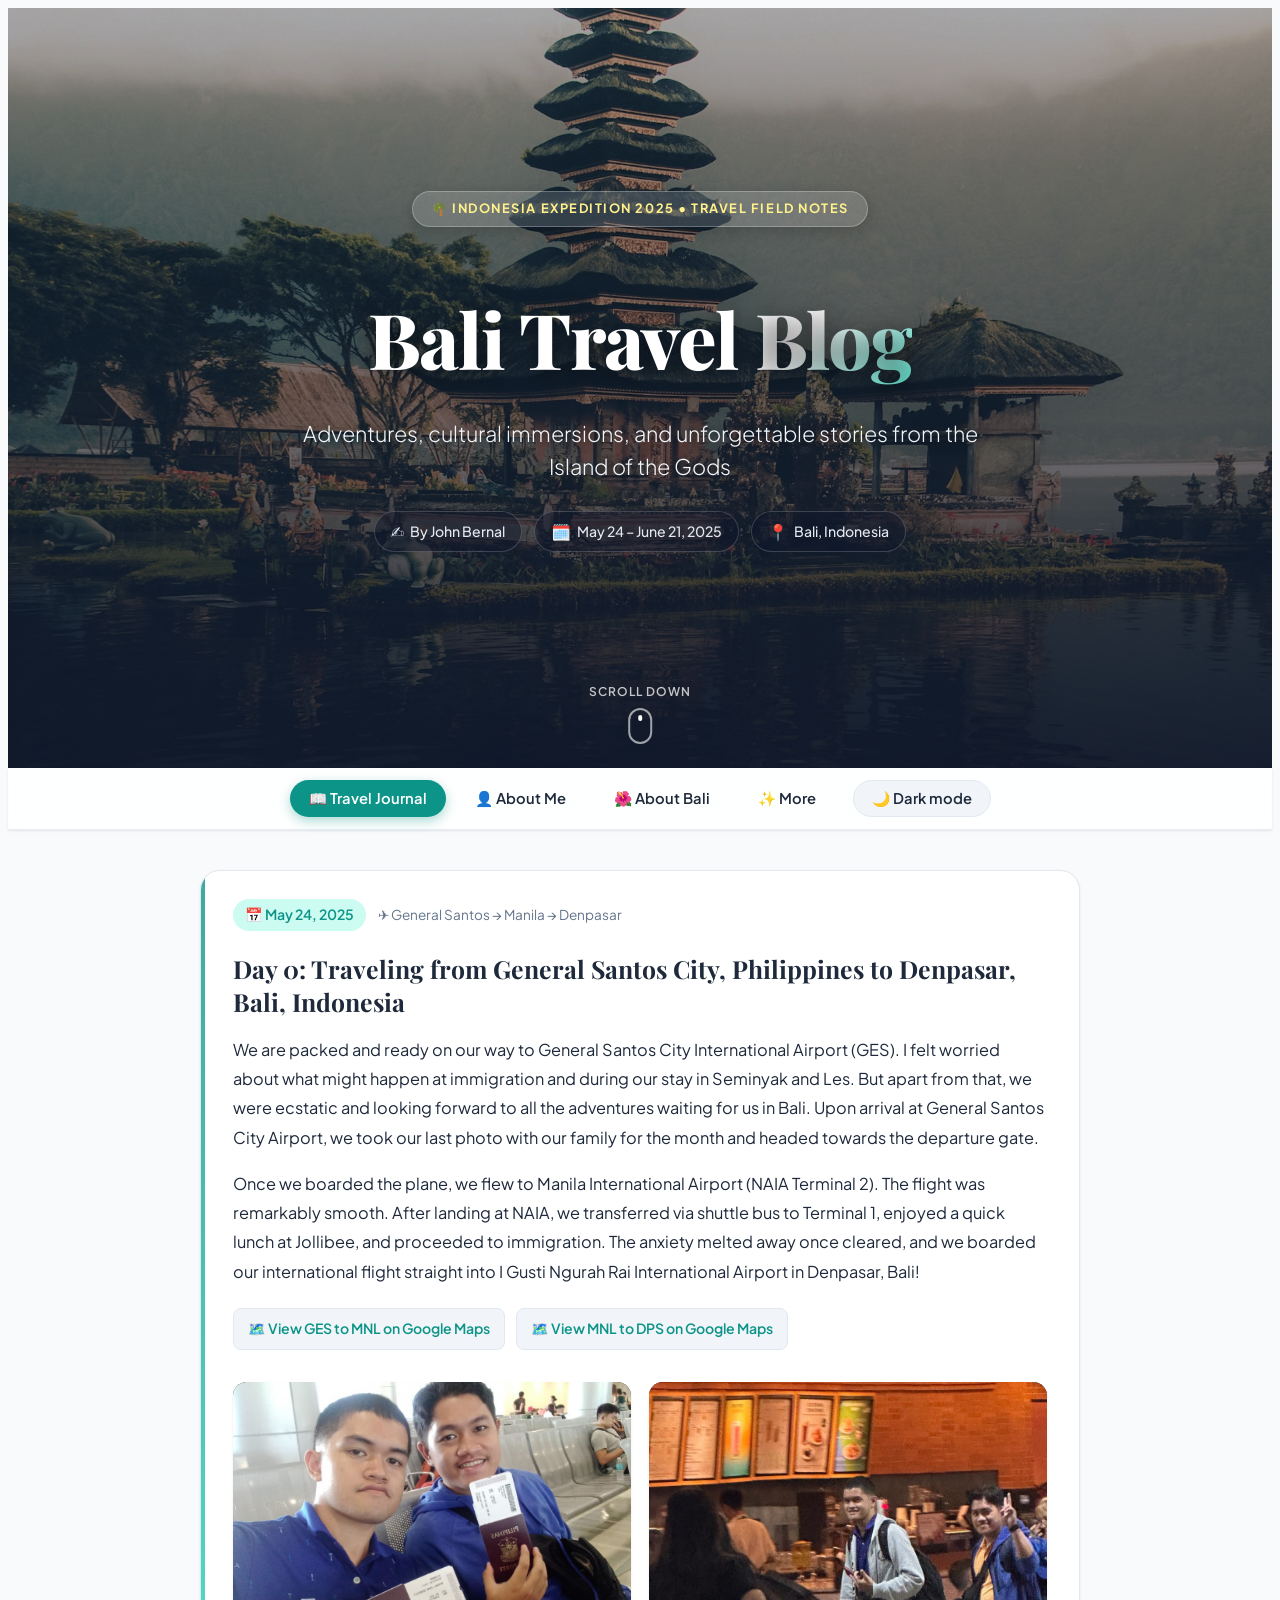
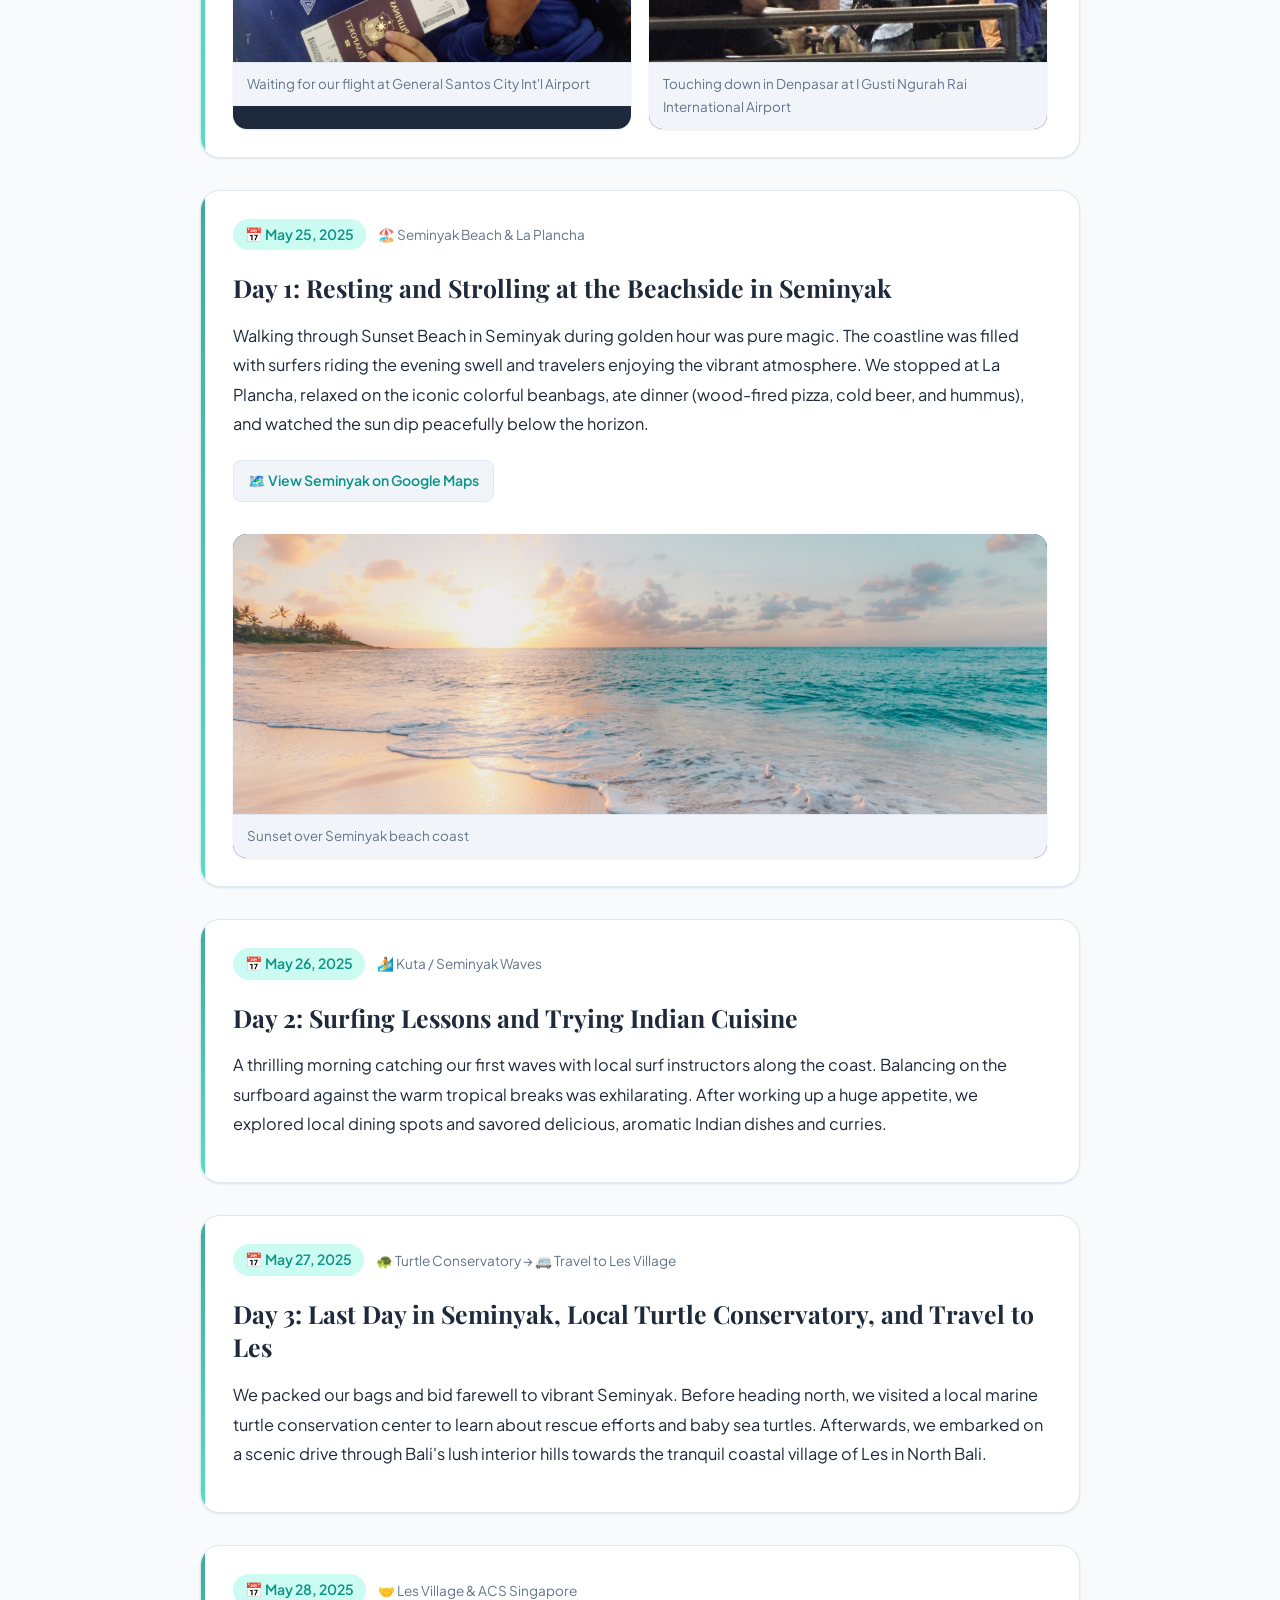
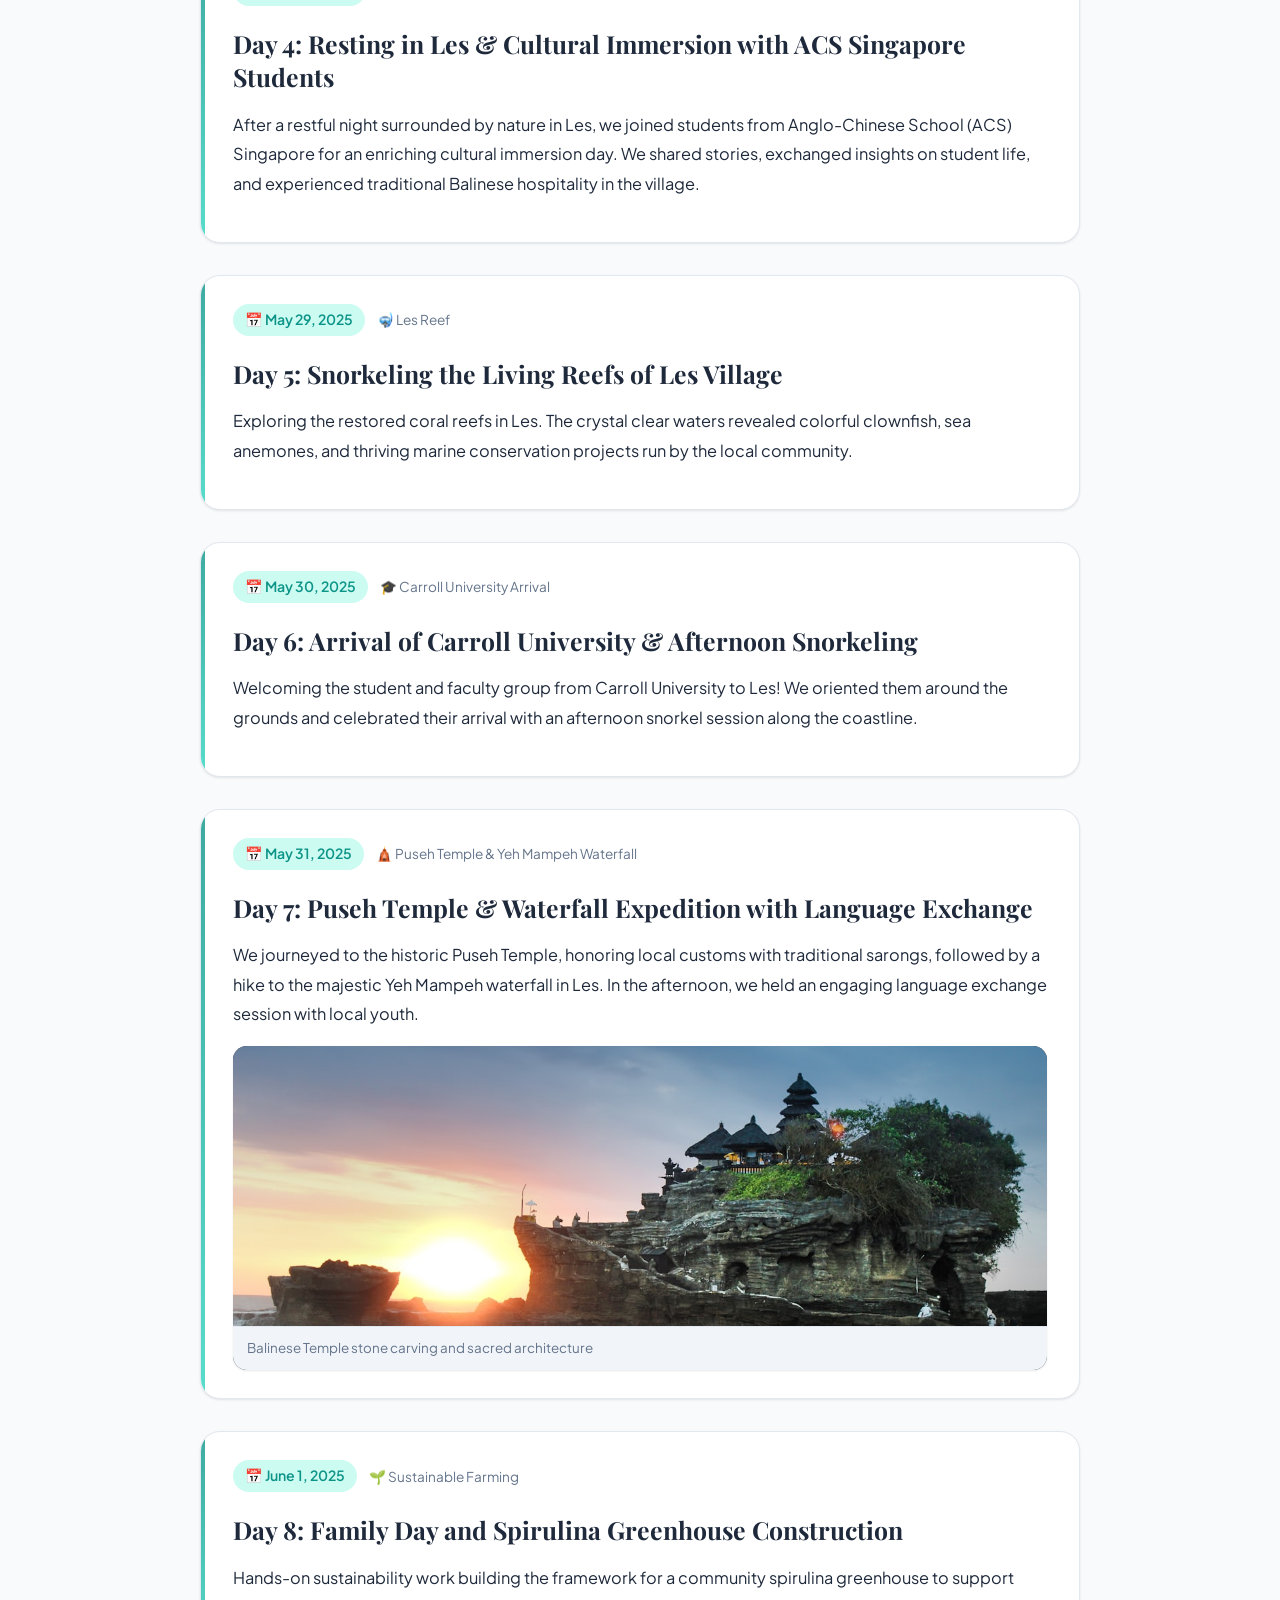
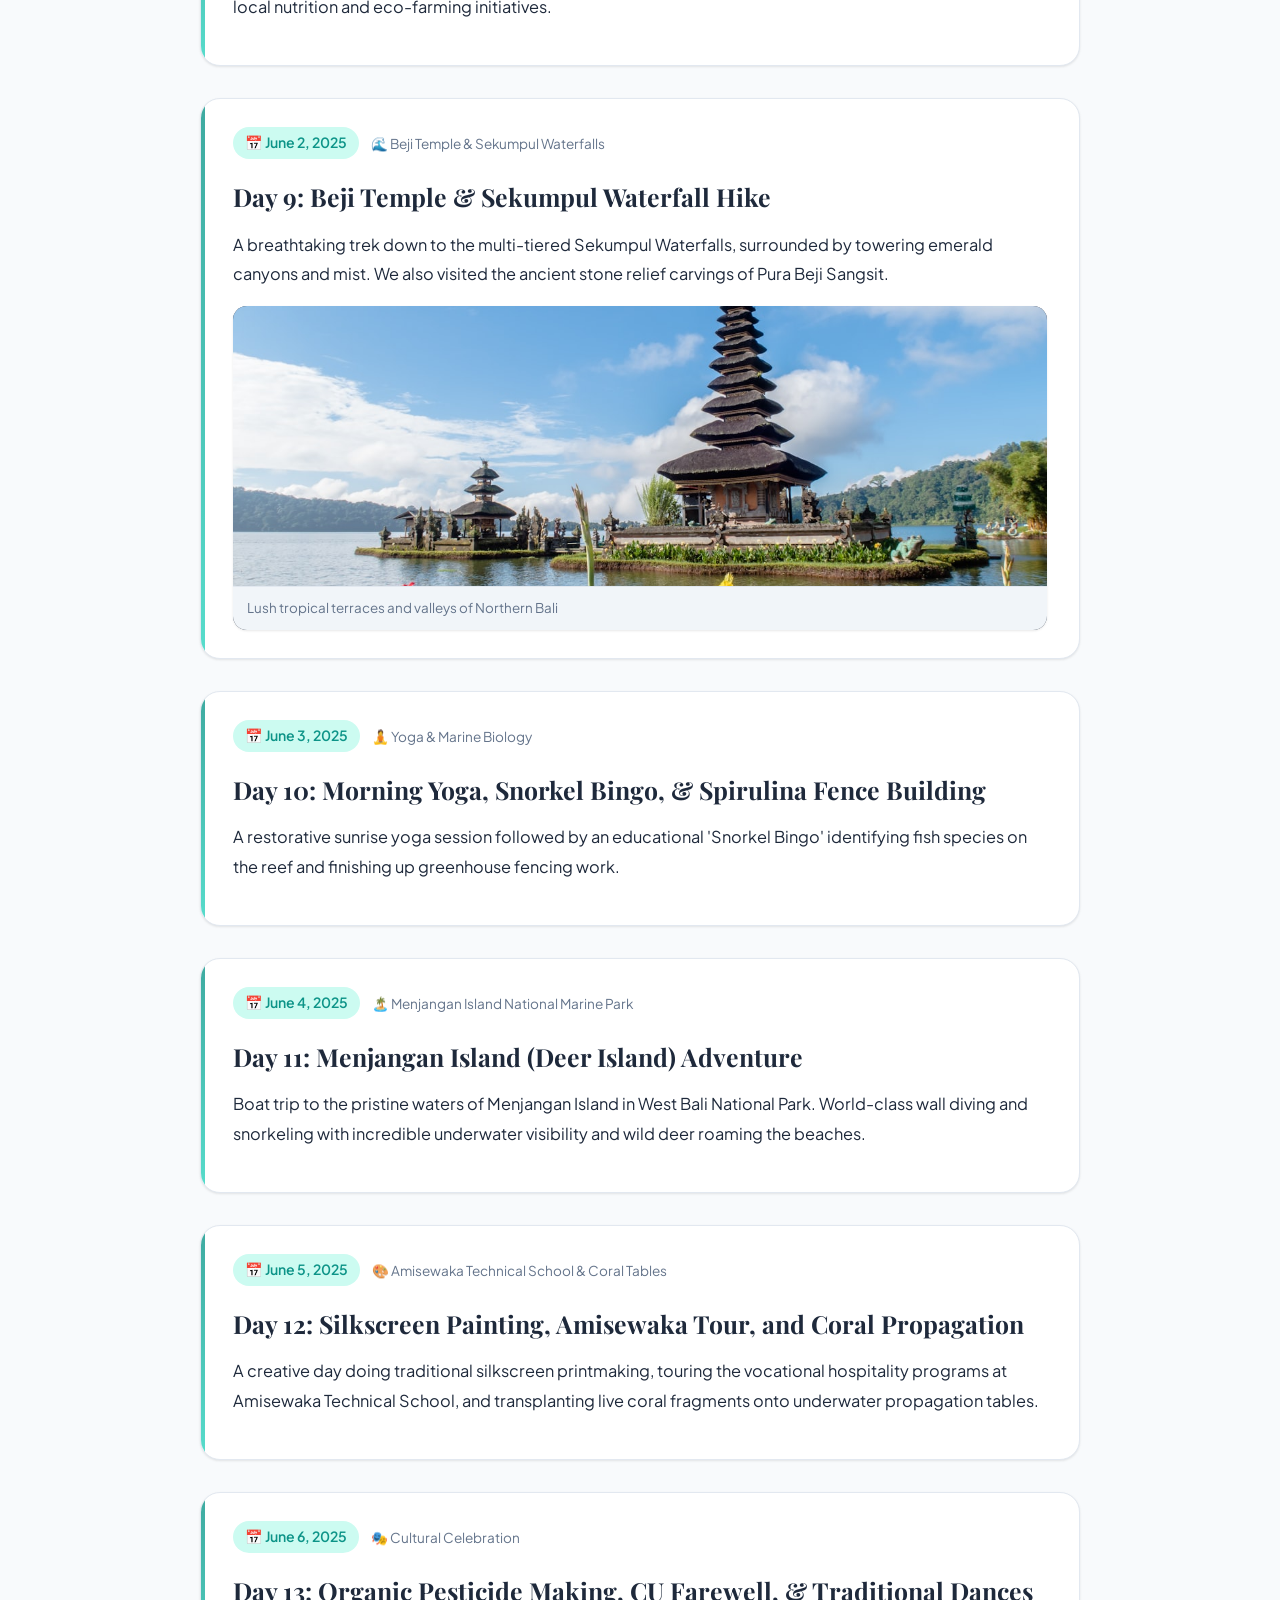
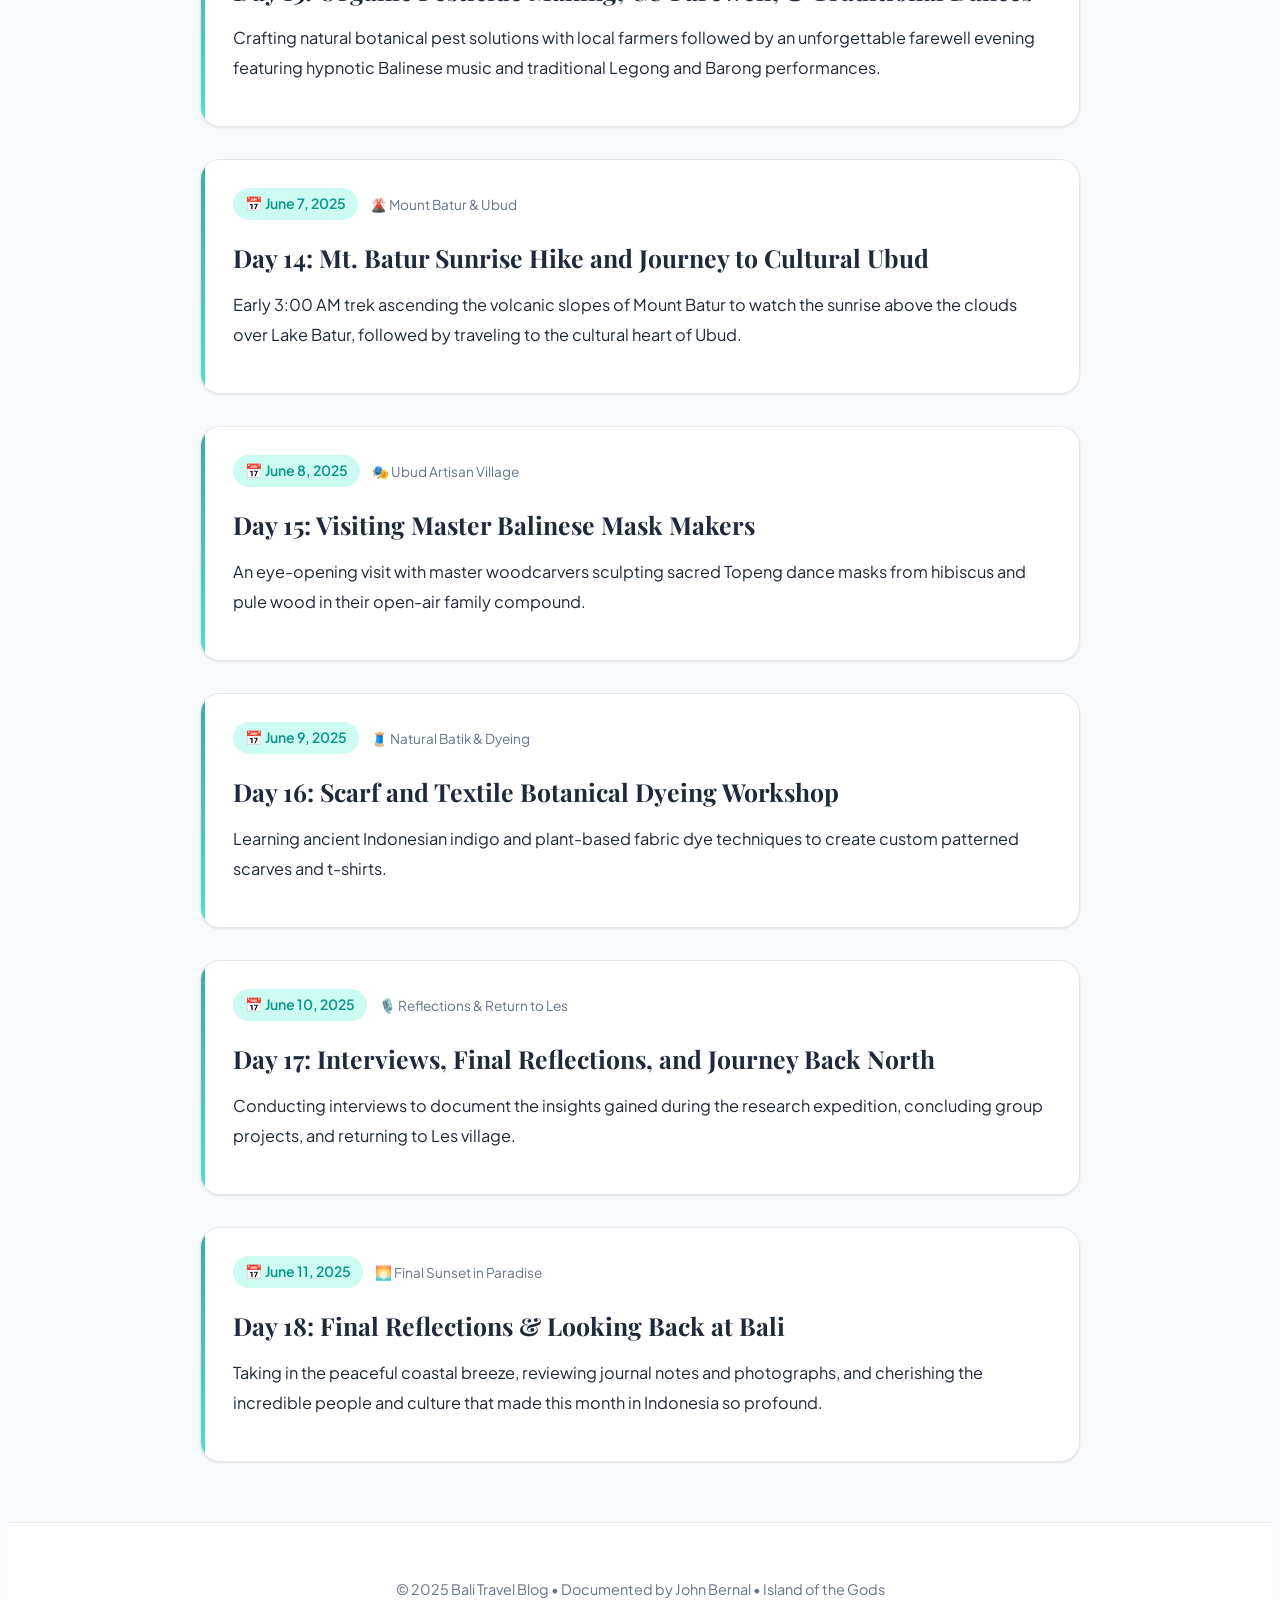
<file: index.html>
<!DOCTYPE html>
<html lang="en">
<head>
    <meta charset="UTF-8" />
    <meta name="viewport" content="width=device-width, initial-scale=1.0" />
    <title>Bali Travel Blog | Island of the Gods</title>
    <meta name="description" content="Adventures, field notes, and stories from Bali, Indonesia by John Bernal." />
    <link rel="stylesheet" href="baliblog.css">
</head>
<body>

    <!-- Professional Hero Header with Dynamic Scroll Zoom & Blur -->
    <header class="hero-header">
        <div class="hero-bg" aria-hidden="true"></div>
        <div class="hero-content">
            <span class="hero-badge">🌴 INDONESIA EXPEDITION 2025 • TRAVEL FIELD NOTES</span>
            <h1 class="hero-title">Bali Travel <span>Blog</span></h1>
            <p class="hero-subtitle">Adventures, cultural immersions, and unforgettable stories from the Island of the Gods</p>
            
            <div class="hero-meta">
                <span class="meta-pill"><span class="icon">✍️</span> By John Bernal</span>
                <span class="meta-pill"><span class="icon">🗓️</span> May 24 – June 21, 2025</span>
                <span class="meta-pill"><span class="icon">📍</span> Bali, Indonesia</span>
            </div>
        </div>

        <a href="#blog" class="hero-scroll-indicator" aria-label="Scroll to blog posts">
            <span>Scroll Down</span>
            <div class="scroll-mouse">
                <div class="scroll-wheel"></div>
            </div>
        </a>
    </header>

    <!-- Sticky Navigation Menu -->
    <nav class="menu" aria-label="Main menu">
        <button class="menu-button active" data-section="blog">📖 Travel Journal</button>
        <button class="menu-button" data-section="about-me">👤 About Me</button>
        <button class="menu-button" data-section="about-bali">🌺 About Bali</button>
        <button class="menu-button" data-section="more">✨ More</button>
        <button id="theme-button" class="theme-button" type="button" aria-label="Toggle dark mode">🌙 Dark mode</button>
    </nav>

    <!-- Main content container -->
    <div class="container">
        <main>
            <!-- BLOG SECTION -->
            <section id="blog" class="page-section">
                
                <!-- Blog post 1 (Day 0) -->
                <article class="post-card">
                    <div class="post-header">
                        <div class="post-meta-row">
                            <span class="post-date">📅 May 24, 2025</span>
                            <span class="post-location-tag">✈️ General Santos → Manila → Denpasar</span>
                        </div>
                        <h2 class="post-title">Day 0: Traveling from General Santos City, Philippines to Denpasar, Bali, Indonesia</h2>
                    </div>
                    <div class="post-body">
                        <p>We are packed and ready on our way to General Santos City International Airport (GES). I felt worried about what might happen at immigration and during our stay in Seminyak and Les. But apart from that, we were ecstatic and looking forward to all the adventures waiting for us in Bali. Upon arrival at General Santos City Airport, we took our last photo with our family for the month and headed towards the departure gate.</p>
                        <p>Once we boarded the plane, we flew to Manila International Airport (NAIA Terminal 2). The flight was remarkably smooth. After landing at NAIA, we transferred via shuttle bus to Terminal 1, enjoyed a quick lunch at Jollibee, and proceeded to immigration. The anxiety melted away once cleared, and we boarded our international flight straight into I Gusti Ngurah Rai International Airport in Denpasar, Bali!</p>
                        
                        <div>
                            <a href="https://www.google.com/maps/dir/General+Santos+International+Airport+(GES),+Filipino-American+Friendship+Avenue,+General+Santos+City+(Dadiangas),+South+Cotabato,+Philippines/Manila+International+Airport+(MNL),+Pasay+City,+Metro+Manila,+Philippines/@10.2436817,117.7572543,1707058m/data=!3m2!1e3!4b1!4m14!4m13!1m5!1m1!1s0x32f7a3b3e8357e83:0x45bc9e366ab2fcae!2m2!1d125.0982081!2d6.0611843!1m5!1m1!1s0x3397cec5d2bb4d77:0x8a24fa628a114411!2m2!1d121.016508!2d14.5122739!3e4" target="_blank" class="map-link-btn" rel="noopener noreferrer">🗺️ View GES to MNL on Google Maps</a>
                            <a href="https://www.google.com/maps/dir/Manila+International+Airport,+Pasay+City,+Metro+Manila,+Philippines/I+Gusti+Ngurah+Rai+International+Airport+(DPS),+Tuban,+Badung+Regency,+Bali/@7.3057924,117.7870549,3457512m/data=!3m1!1e3!4m14!4m13!1m5!1m1!1s0x3397cec5d2bb4d77:0x8a24fa628a114411!2m2!1d121.016508!2d14.5122739!1m5!1m1!1s0x2dd2441650216933:0xdf71da6ddd7bcc1f!2m2!1d115.1681655!2d-8.7469933!3e4" target="_blank" class="map-link-btn" rel="noopener noreferrer">🗺️ View MNL to DPS on Google Maps</a>
                        </div>

                        <div class="post-media-grid">
                            <div class="post-image-wrapper">
                                <img src="images/airport.jpg" alt="Waiting for flight in General Santos City International Airport" class="post-image">
                                <div class="image-caption">Waiting for our flight at General Santos City Int'l Airport</div>
                            </div>
                            <div class="post-image-wrapper">
                                <img src="images/dps.jpg" alt="Arrival at I Gusti Ngurah Rai International Airport in Denpasar, Bali" class="post-image">
                                <div class="image-caption">Touching down in Denpasar at I Gusti Ngurah Rai International Airport</div>
                            </div>
                        </div>
                    </div>
                </article>

                <!-- Blog post 2 (Day 1) -->
                <article class="post-card">
                    <div class="post-header">
                        <div class="post-meta-row">
                            <span class="post-date">📅 May 25, 2025</span>
                            <span class="post-location-tag">🏖️ Seminyak Beach & La Plancha</span>
                        </div>
                        <h2 class="post-title">Day 1: Resting and Strolling at the Beachside in Seminyak</h2>
                    </div>
                    <div class="post-body">
                        <p>Walking through Sunset Beach in Seminyak during golden hour was pure magic. The coastline was filled with surfers riding the evening swell and travelers enjoying the vibrant atmosphere. We stopped at La Plancha, relaxed on the iconic colorful beanbags, ate dinner (wood-fired pizza, cold beer, and hummus), and watched the sun dip peacefully below the horizon.</p>
                        
                        <a href="https://www.google.com/maps/place/Seminyak,+Bali,+Indonesia/@-8.690958,115.169016,12z" target="_blank" class="map-link-btn" rel="noopener noreferrer">🗺️ View Seminyak on Google Maps</a>

                        <div class="post-media-grid">
                            <div class="post-image-wrapper">
                                <img src="images/seminyak-sunset.jpg" alt="Golden sunset over Seminyak beach with vibrant sky and waves" class="post-image">
                                <div class="image-caption">Sunset over Seminyak beach coast</div>
                            </div>
                        </div>
                    </div>
                </article>

                <!-- Blog post 3 (Day 2) -->
                <article class="post-card">
                    <div class="post-header">
                        <div class="post-meta-row">
                            <span class="post-date">📅 May 26, 2025</span>
                            <span class="post-location-tag">🏄 Kuta / Seminyak Waves</span>
                        </div>
                        <h2 class="post-title">Day 2: Surfing Lessons and Trying Indian Cuisine</h2>
                    </div>
                    <div class="post-body">
                        <p>A thrilling morning catching our first waves with local surf instructors along the coast. Balancing on the surfboard against the warm tropical breaks was exhilarating. After working up a huge appetite, we explored local dining spots and savored delicious, aromatic Indian dishes and curries.</p>
                    </div>
                </article>

                <!-- Blog post 4 (Day 3) -->
                <article class="post-card">
                    <div class="post-header">
                        <div class="post-meta-row">
                            <span class="post-date">📅 May 27, 2025</span>
                            <span class="post-location-tag">🐢 Turtle Conservatory → 🚐 Travel to Les Village</span>
                        </div>
                        <h2 class="post-title">Day 3: Last Day in Seminyak, Local Turtle Conservatory, and Travel to Les</h2>
                    </div>
                    <div class="post-body">
                        <p>We packed our bags and bid farewell to vibrant Seminyak. Before heading north, we visited a local marine turtle conservation center to learn about rescue efforts and baby sea turtles. Afterwards, we embarked on a scenic drive through Bali's lush interior hills towards the tranquil coastal village of Les in North Bali.</p>
                    </div>
                </article>

                <!-- Blog post 5 (Day 4) -->
                <article class="post-card">
                    <div class="post-header">
                        <div class="post-meta-row">
                            <span class="post-date">📅 May 28, 2025</span>
                            <span class="post-location-tag">🤝 Les Village & ACS Singapore</span>
                        </div>
                        <h2 class="post-title">Day 4: Resting in Les & Cultural Immersion with ACS Singapore Students</h2>
                    </div>
                    <div class="post-body">
                        <p>After a restful night surrounded by nature in Les, we joined students from Anglo-Chinese School (ACS) Singapore for an enriching cultural immersion day. We shared stories, exchanged insights on student life, and experienced traditional Balinese hospitality in the village.</p>
                    </div>
                </article>

                <!-- Blog post 6 (Day 5) -->
                <article class="post-card">
                    <div class="post-header">
                        <div class="post-meta-row">
                            <span class="post-date">📅 May 29, 2025</span>
                            <span class="post-location-tag">🤿 Les Reef</span>
                        </div>
                        <h2 class="post-title">Day 5: Snorkeling the Living Reefs of Les Village</h2>
                    </div>
                    <div class="post-body">
                        <p>Exploring the restored coral reefs in Les. The crystal clear waters revealed colorful clownfish, sea anemones, and thriving marine conservation projects run by the local community.</p>
                    </div>
                </article>

                <!-- Blog post 7 (Day 6) -->
                <article class="post-card">
                    <div class="post-header">
                        <div class="post-meta-row">
                            <span class="post-date">📅 May 30, 2025</span>
                            <span class="post-location-tag">🎓 Carroll University Arrival</span>
                        </div>
                        <h2 class="post-title">Day 6: Arrival of Carroll University & Afternoon Snorkeling</h2>
                    </div>
                    <div class="post-body">
                        <p>Welcoming the student and faculty group from Carroll University to Les! We oriented them around the grounds and celebrated their arrival with an afternoon snorkel session along the coastline.</p>
                    </div>
                </article>

                <!-- Blog post 8 (Day 7) -->
                <article class="post-card">
                    <div class="post-header">
                        <div class="post-meta-row">
                            <span class="post-date">📅 May 31, 2025</span>
                            <span class="post-location-tag">🛕 Puseh Temple & Yeh Mampeh Waterfall</span>
                        </div>
                        <h2 class="post-title">Day 7: Puseh Temple & Waterfall Expedition with Language Exchange</h2>
                    </div>
                    <div class="post-body">
                        <p>We journeyed to the historic Puseh Temple, honoring local customs with traditional sarongs, followed by a hike to the majestic Yeh Mampeh waterfall in Les. In the afternoon, we held an engaging language exchange session with local youth.</p>
                        
                        <div class="post-media-grid">
                            <div class="post-image-wrapper">
                                <img src="images/bali-temple.jpg" alt="Traditional Balinese Temple architecture" class="post-image">
                                <div class="image-caption">Balinese Temple stone carving and sacred architecture</div>
                            </div>
                        </div>
                    </div>
                </article>

                <!-- Blog post 9 (Day 8) -->
                <article class="post-card">
                    <div class="post-header">
                        <div class="post-meta-row">
                            <span class="post-date">📅 June 1, 2025</span>
                            <span class="post-location-tag">🌱 Sustainable Farming</span>
                        </div>
                        <h2 class="post-title">Day 8: Family Day and Spirulina Greenhouse Construction</h2>
                    </div>
                    <div class="post-body">
                        <p>Hands-on sustainability work building the framework for a community spirulina greenhouse to support local nutrition and eco-farming initiatives.</p>
                    </div>
                </article>

                <!-- Blog post 10 (Day 9) -->
                <article class="post-card">
                    <div class="post-header">
                        <div class="post-meta-row">
                            <span class="post-date">📅 June 2, 2025</span>
                            <span class="post-location-tag">🌊 Beji Temple & Sekumpul Waterfalls</span>
                        </div>
                        <h2 class="post-title">Day 9: Beji Temple & Sekumpul Waterfall Hike</h2>
                    </div>
                    <div class="post-body">
                        <p>A breathtaking trek down to the multi-tiered Sekumpul Waterfalls, surrounded by towering emerald canyons and mist. We also visited the ancient stone relief carvings of Pura Beji Sangsit.</p>
                        
                        <div class="post-media-grid">
                            <div class="post-image-wrapper">
                                <img src="images/bali-rice-terrace.jpg" alt="Lush green Balinese rice terraces" class="post-image">
                                <div class="image-caption">Lush tropical terraces and valleys of Northern Bali</div>
                            </div>
                        </div>
                    </div>
                </article>

                <!-- Blog post 11 (Day 10) -->
                <article class="post-card">
                    <div class="post-header">
                        <div class="post-meta-row">
                            <span class="post-date">📅 June 3, 2025</span>
                            <span class="post-location-tag">🧘 Yoga & Marine Biology</span>
                        </div>
                        <h2 class="post-title">Day 10: Morning Yoga, Snorkel Bingo, & Spirulina Fence Building</h2>
                    </div>
                    <div class="post-body">
                        <p>A restorative sunrise yoga session followed by an educational 'Snorkel Bingo' identifying fish species on the reef and finishing up greenhouse fencing work.</p>
                    </div>
                </article>

                <!-- Blog post 12 (Day 11) -->
                <article class="post-card">
                    <div class="post-header">
                        <div class="post-meta-row">
                            <span class="post-date">📅 June 4, 2025</span>
                            <span class="post-location-tag">🏝️ Menjangan Island National Marine Park</span>
                        </div>
                        <h2 class="post-title">Day 11: Menjangan Island (Deer Island) Adventure</h2>
                    </div>
                    <div class="post-body">
                        <p>Boat trip to the pristine waters of Menjangan Island in West Bali National Park. World-class wall diving and snorkeling with incredible underwater visibility and wild deer roaming the beaches.</p>
                    </div>
                </article>

                <!-- Blog post 13 (Day 12) -->
                <article class="post-card">
                    <div class="post-header">
                        <div class="post-meta-row">
                            <span class="post-date">📅 June 5, 2025</span>
                            <span class="post-location-tag">🎨 Amisewaka Technical School & Coral Tables</span>
                        </div>
                        <h2 class="post-title">Day 12: Silkscreen Painting, Amisewaka Tour, and Coral Propagation</h2>
                    </div>
                    <div class="post-body">
                        <p>A creative day doing traditional silkscreen printmaking, touring the vocational hospitality programs at Amisewaka Technical School, and transplanting live coral fragments onto underwater propagation tables.</p>
                    </div>
                </article>

                <!-- Blog post 14 (Day 13) -->
                <article class="post-card">
                    <div class="post-header">
                        <div class="post-meta-row">
                            <span class="post-date">📅 June 6, 2025</span>
                            <span class="post-location-tag">🎭 Cultural Celebration</span>
                        </div>
                        <h2 class="post-title">Day 13: Organic Pesticide Making, CU Farewell, & Traditional Dances</h2>
                    </div>
                    <div class="post-body">
                        <p>Crafting natural botanical pest solutions with local farmers followed by an unforgettable farewell evening featuring hypnotic Balinese music and traditional Legong and Barong performances.</p>
                    </div>
                </article>

                <!-- Blog post 15 (Day 14) -->
                <article class="post-card">
                    <div class="post-header">
                        <div class="post-meta-row">
                            <span class="post-date">📅 June 7, 2025</span>
                            <span class="post-location-tag">🌋 Mount Batur & Ubud</span>
                        </div>
                        <h2 class="post-title">Day 14: Mt. Batur Sunrise Hike and Journey to Cultural Ubud</h2>
                    </div>
                    <div class="post-body">
                        <p>Early 3:00 AM trek ascending the volcanic slopes of Mount Batur to watch the sunrise above the clouds over Lake Batur, followed by traveling to the cultural heart of Ubud.</p>
                    </div>
                </article>

                <!-- Blog post 16 (Day 15) -->
                <article class="post-card">
                    <div class="post-header">
                        <div class="post-meta-row">
                            <span class="post-date">📅 June 8, 2025</span>
                            <span class="post-location-tag">🎭 Ubud Artisan Village</span>
                        </div>
                        <h2 class="post-title">Day 15: Visiting Master Balinese Mask Makers</h2>
                    </div>
                    <div class="post-body">
                        <p>An eye-opening visit with master woodcarvers sculpting sacred Topeng dance masks from hibiscus and pule wood in their open-air family compound.</p>
                    </div>
                </article>

                <!-- Blog post 17 (Day 16) -->
                <article class="post-card">
                    <div class="post-header">
                        <div class="post-meta-row">
                            <span class="post-date">📅 June 9, 2025</span>
                            <span class="post-location-tag">🧵 Natural Batik & Dyeing</span>
                        </div>
                        <h2 class="post-title">Day 16: Scarf and Textile Botanical Dyeing Workshop</h2>
                    </div>
                    <div class="post-body">
                        <p>Learning ancient Indonesian indigo and plant-based fabric dye techniques to create custom patterned scarves and t-shirts.</p>
                    </div>
                </article>

                <!-- Blog post 18 (Day 17) -->
                <article class="post-card">
                    <div class="post-header">
                        <div class="post-meta-row">
                            <span class="post-date">📅 June 10, 2025</span>
                            <span class="post-location-tag">🎙️ Reflections & Return to Les</span>
                        </div>
                        <h2 class="post-title">Day 17: Interviews, Final Reflections, and Journey Back North</h2>
                    </div>
                    <div class="post-body">
                        <p>Conducting interviews to document the insights gained during the research expedition, concluding group projects, and returning to Les village.</p>
                    </div>
                </article>

                <!-- Blog post 19 (Day 18) -->
                <article class="post-card">
                    <div class="post-header">
                        <div class="post-meta-row">
                            <span class="post-date">📅 June 11, 2025</span>
                            <span class="post-location-tag">🌅 Final Sunset in Paradise</span>
                        </div>
                        <h2 class="post-title">Day 18: Final Reflections & Looking Back at Bali</h2>
                    </div>
                    <div class="post-body">
                        <p>Taking in the peaceful coastal breeze, reviewing journal notes and photographs, and cherishing the incredible people and culture that made this month in Indonesia so profound.</p>
                    </div>
                </article>

            </section>

            <!-- ABOUT ME SECTION -->
            <section id="about-me" class="page-section hidden">
                <div class="info-card">
                    <div class="section-header">
                        <h2>About the Author</h2>
                        <p>Student, Explorer, & Technology Enthusiast</p>
                    </div>
                    <p>Hello! I am <strong>John Bernal</strong>, a 4th-year student taking a Bachelor of Science in Computer Applications, with a specialization in the Internet of Things (IoT).</p>
                    <p>This travel journal chronicles my month-long expedition across Bali, Indonesia in 2025 — exploring everything from the bustling surf coasts of Seminyak to cultural immersion and marine reef restoration projects in Les Village, North Bali.</p>
                    <p>When I'm not writing code or building IoT hardware, I love documenting travels, photographing landscapes, and learning about diverse cultures around the world.</p>
                </div>
            </section>

            <!-- ABOUT BALI SECTION -->
            <section id="about-bali" class="page-section hidden">
                <div class="info-card">
                    <div class="section-header">
                        <h2>About Bali, Indonesia</h2>
                        <p>The Island of the Gods</p>
                    </div>
                    <p>Bali is a world-renowned Indonesian island celebrated for its dramatic volcanic mountains, iconic rice paddies, vibrant coral reefs, and deeply rooted spiritual heritage.</p>
                    
                    <div class="bali-highlights-grid">
                        <div class="highlight-item">
                            <img src="images/seminyak-sunset.jpg" alt="Bali Coast and Beaches" class="highlight-img">
                            <div class="highlight-text">
                                <h3>Beaches & Surf</h3>
                                <p>From legendary surf breaks in Uluwatu and Seminyak to tranquil black sand shores in North Bali.</p>
                            </div>
                        </div>
                        <div class="highlight-item">
                            <img src="images/bali-temple.jpg" alt="Ancient Balinese Temple" class="highlight-img">
                            <div class="highlight-text">
                                <h3>Ancient Temples</h3>
                                <p>Over 20,000 sacred shrines and temples, including cliffside Uluwatu and lakeside Ulun Danu Bratan.</p>
                            </div>
                        </div>
                        <div class="highlight-item">
                            <img src="images/bali-rice-terrace.jpg" alt="Tegallalang Rice Terraces" class="highlight-img">
                            <div class="highlight-text">
                                <h3>Subak Irrigation</h3>
                                <p>UNESCO-recognized ancient water management and emerald green terrace systems across the island.</p>
                            </div>
                        </div>
                    </div>
                </div>
            </section>

            <!-- MORE SECTION -->
            <section id="more" class="page-section hidden">
                <div class="info-card">
                    <div class="section-header">
                        <h2>More Adventures & Resources</h2>
                        <p>Upcoming travel logs and media</p>
                    </div>
                    <p>Stay tuned for high-resolution photo galleries, travel guides, equipment packing lists, and detailed breakdown articles on IoT applications in environmental conservation.</p>
                </div>
            </section>
        </main>
    </div>

    <!-- Footer -->
    <footer>
        <p>© 2025 Bali Travel Blog • Documented by John Bernal • Island of the Gods</p>
    </footer>

    <!-- Interactive Parallax & Tab Logic -->
    <script src="script.js"></script>
</body>
</html>
</file>
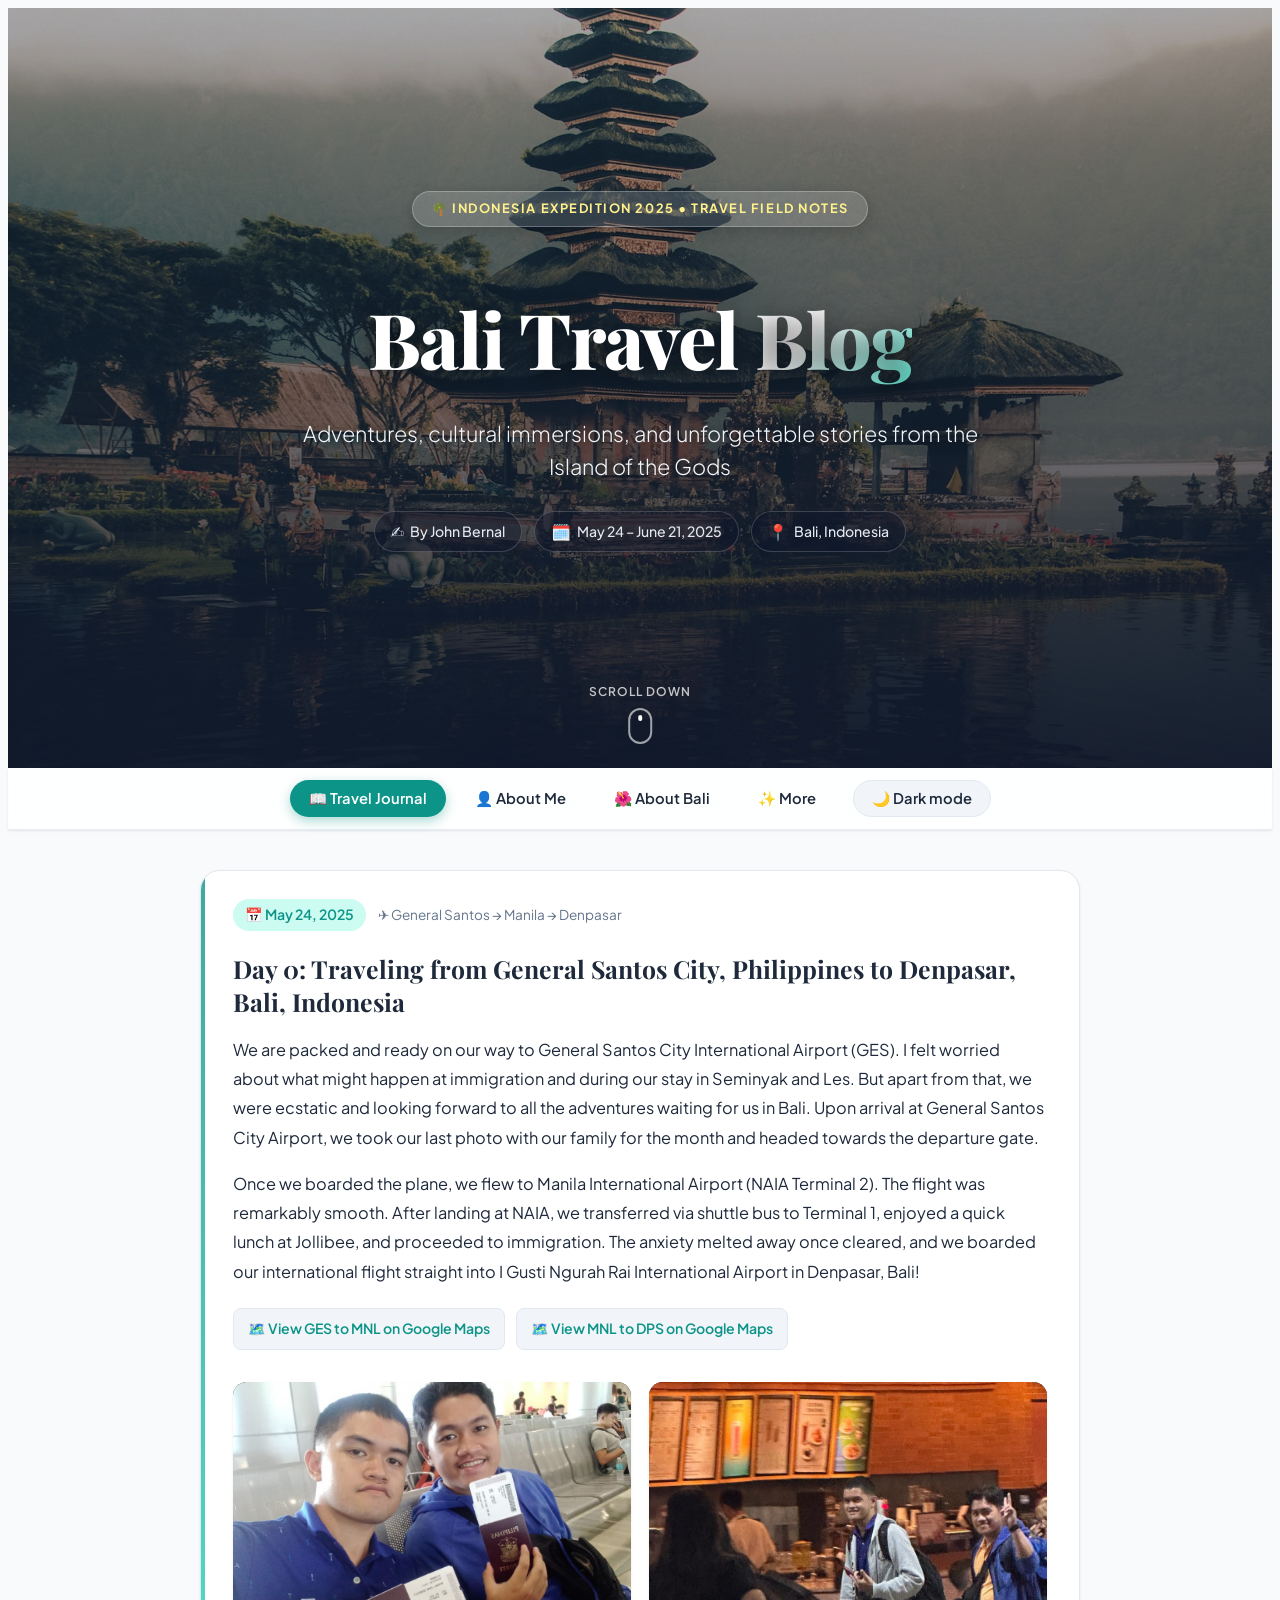
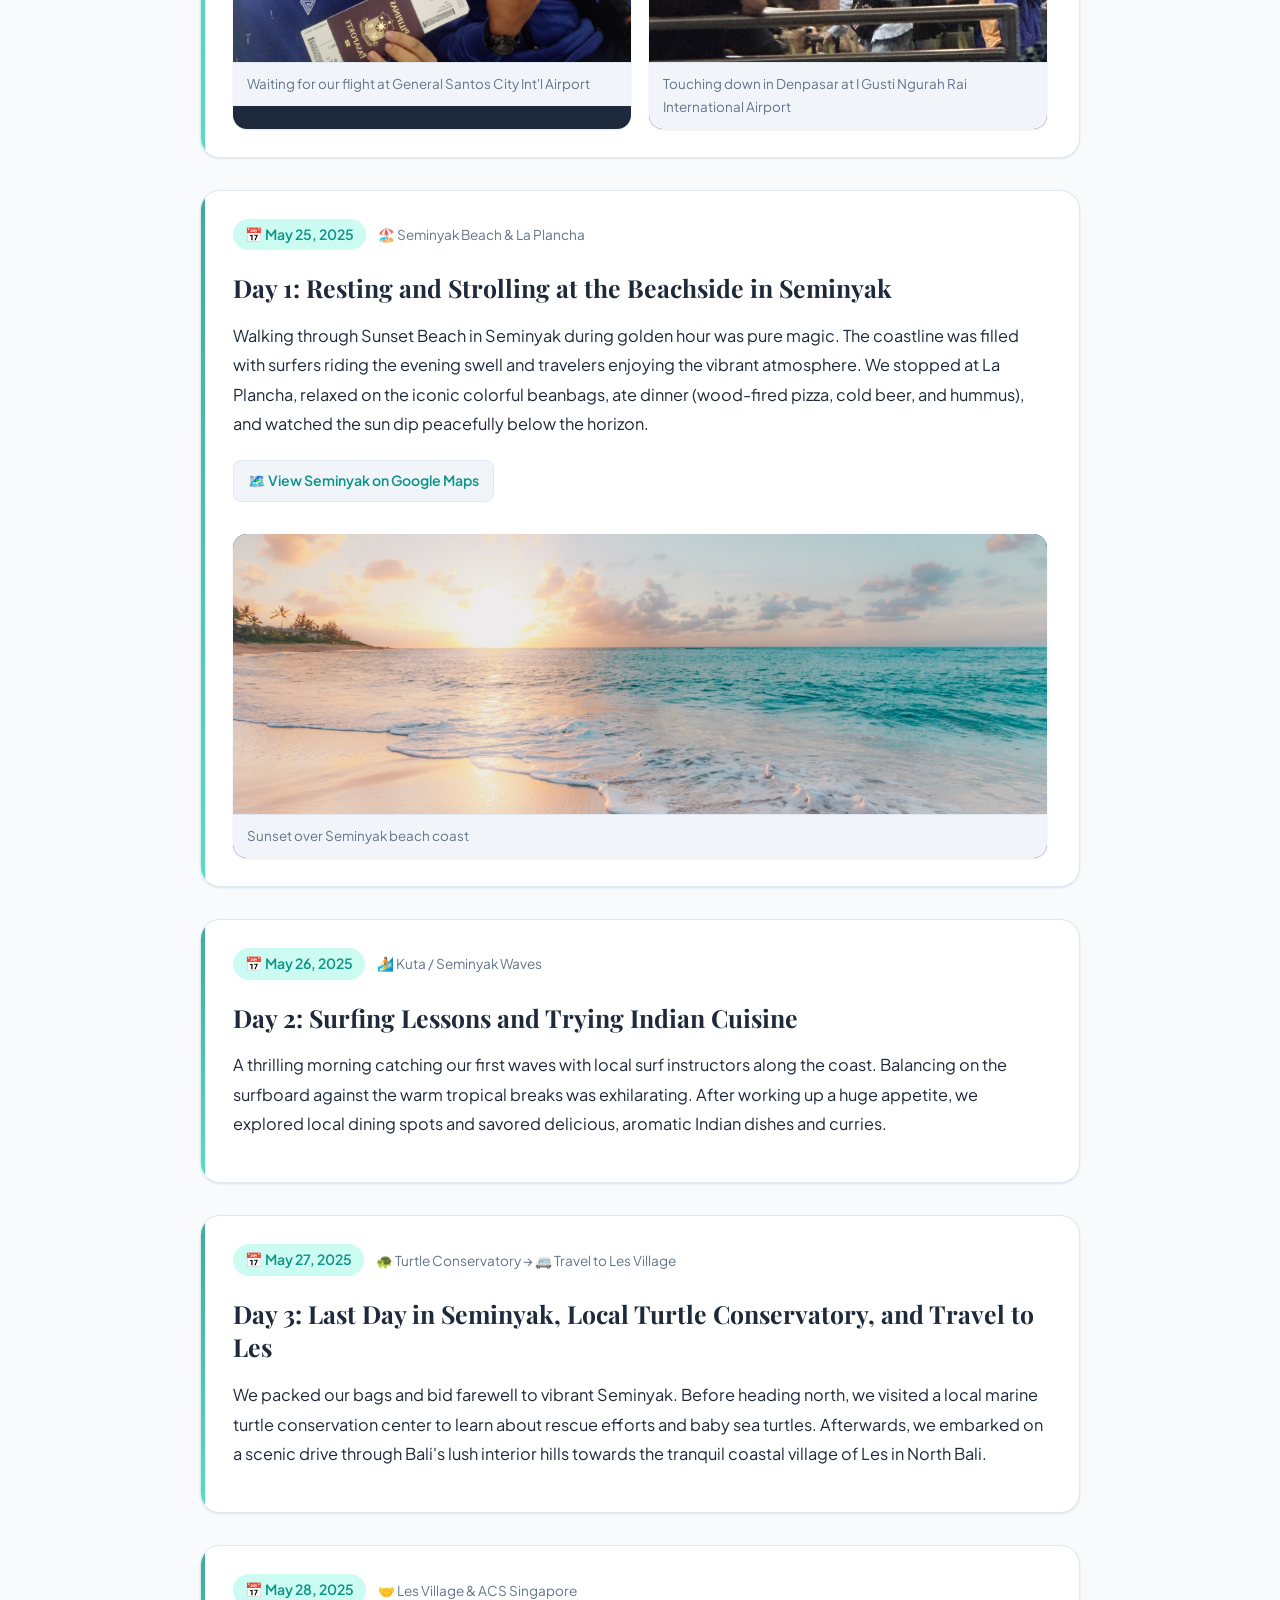
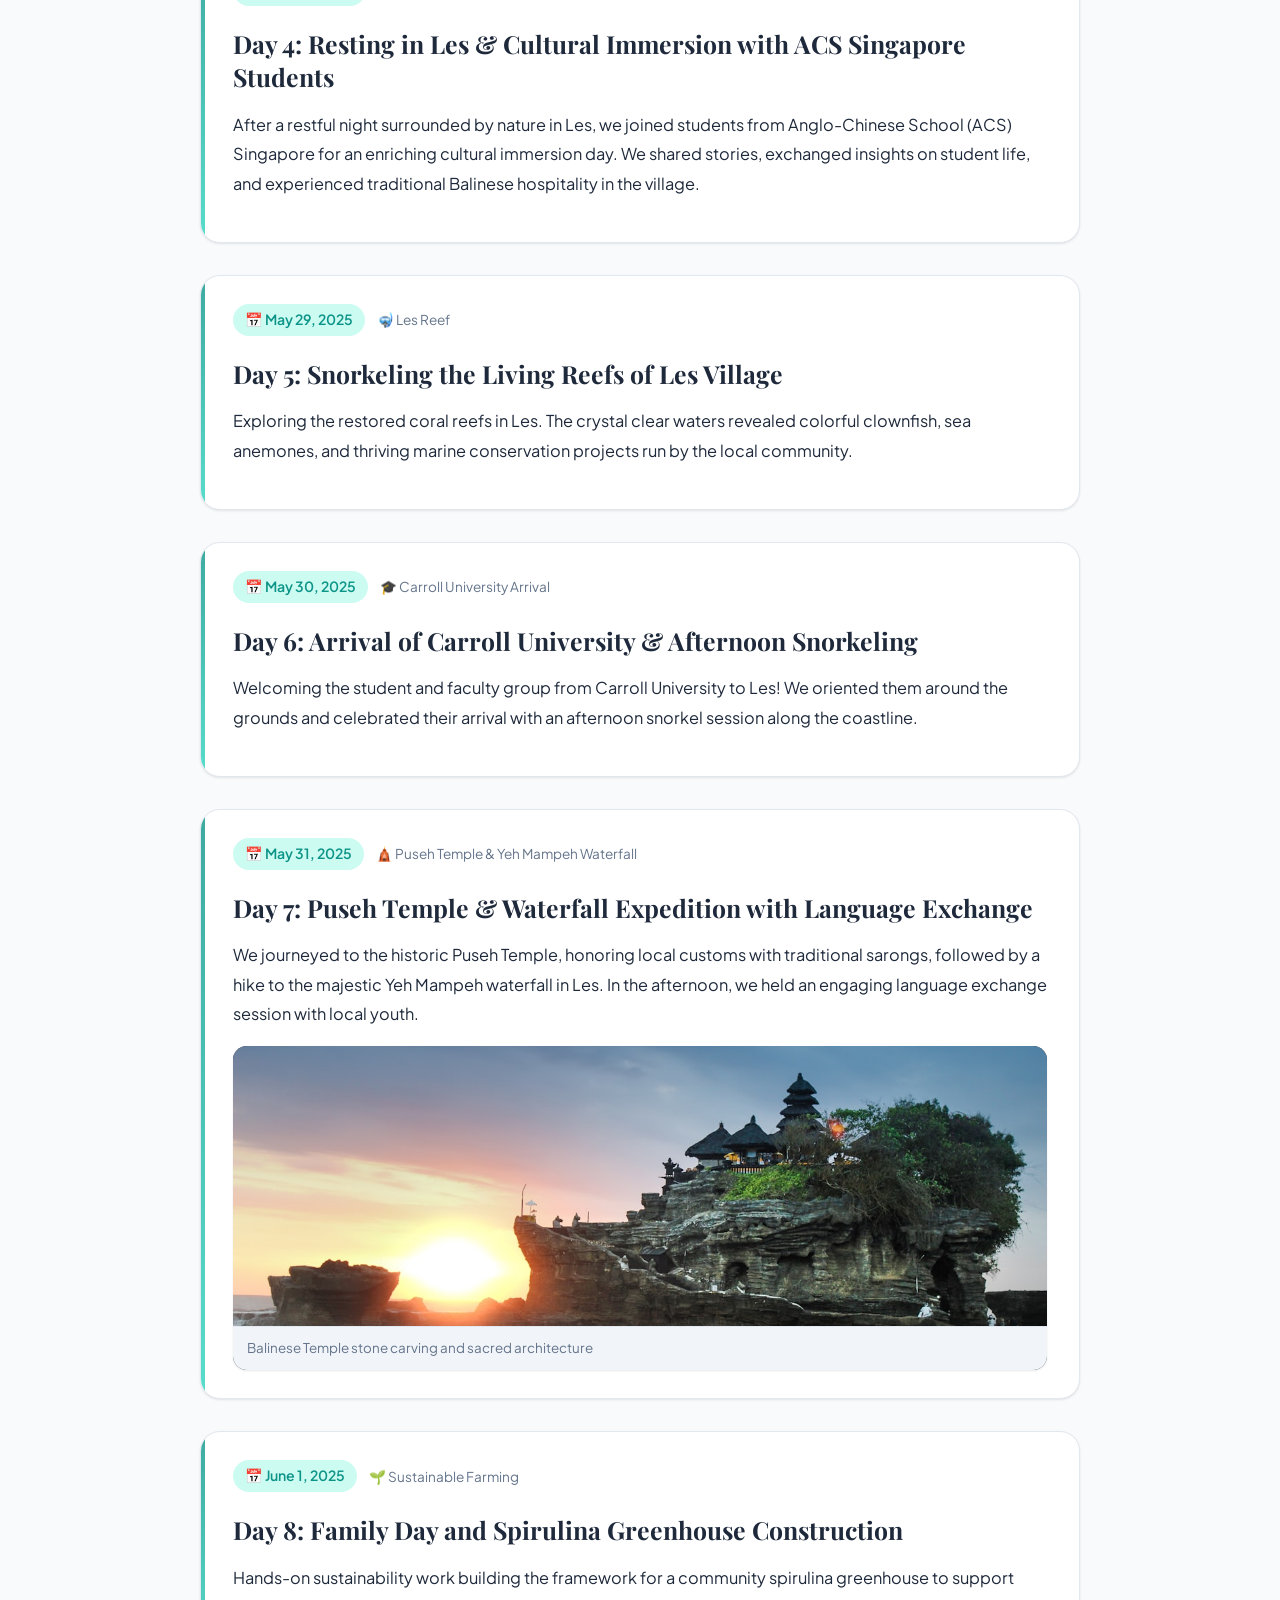
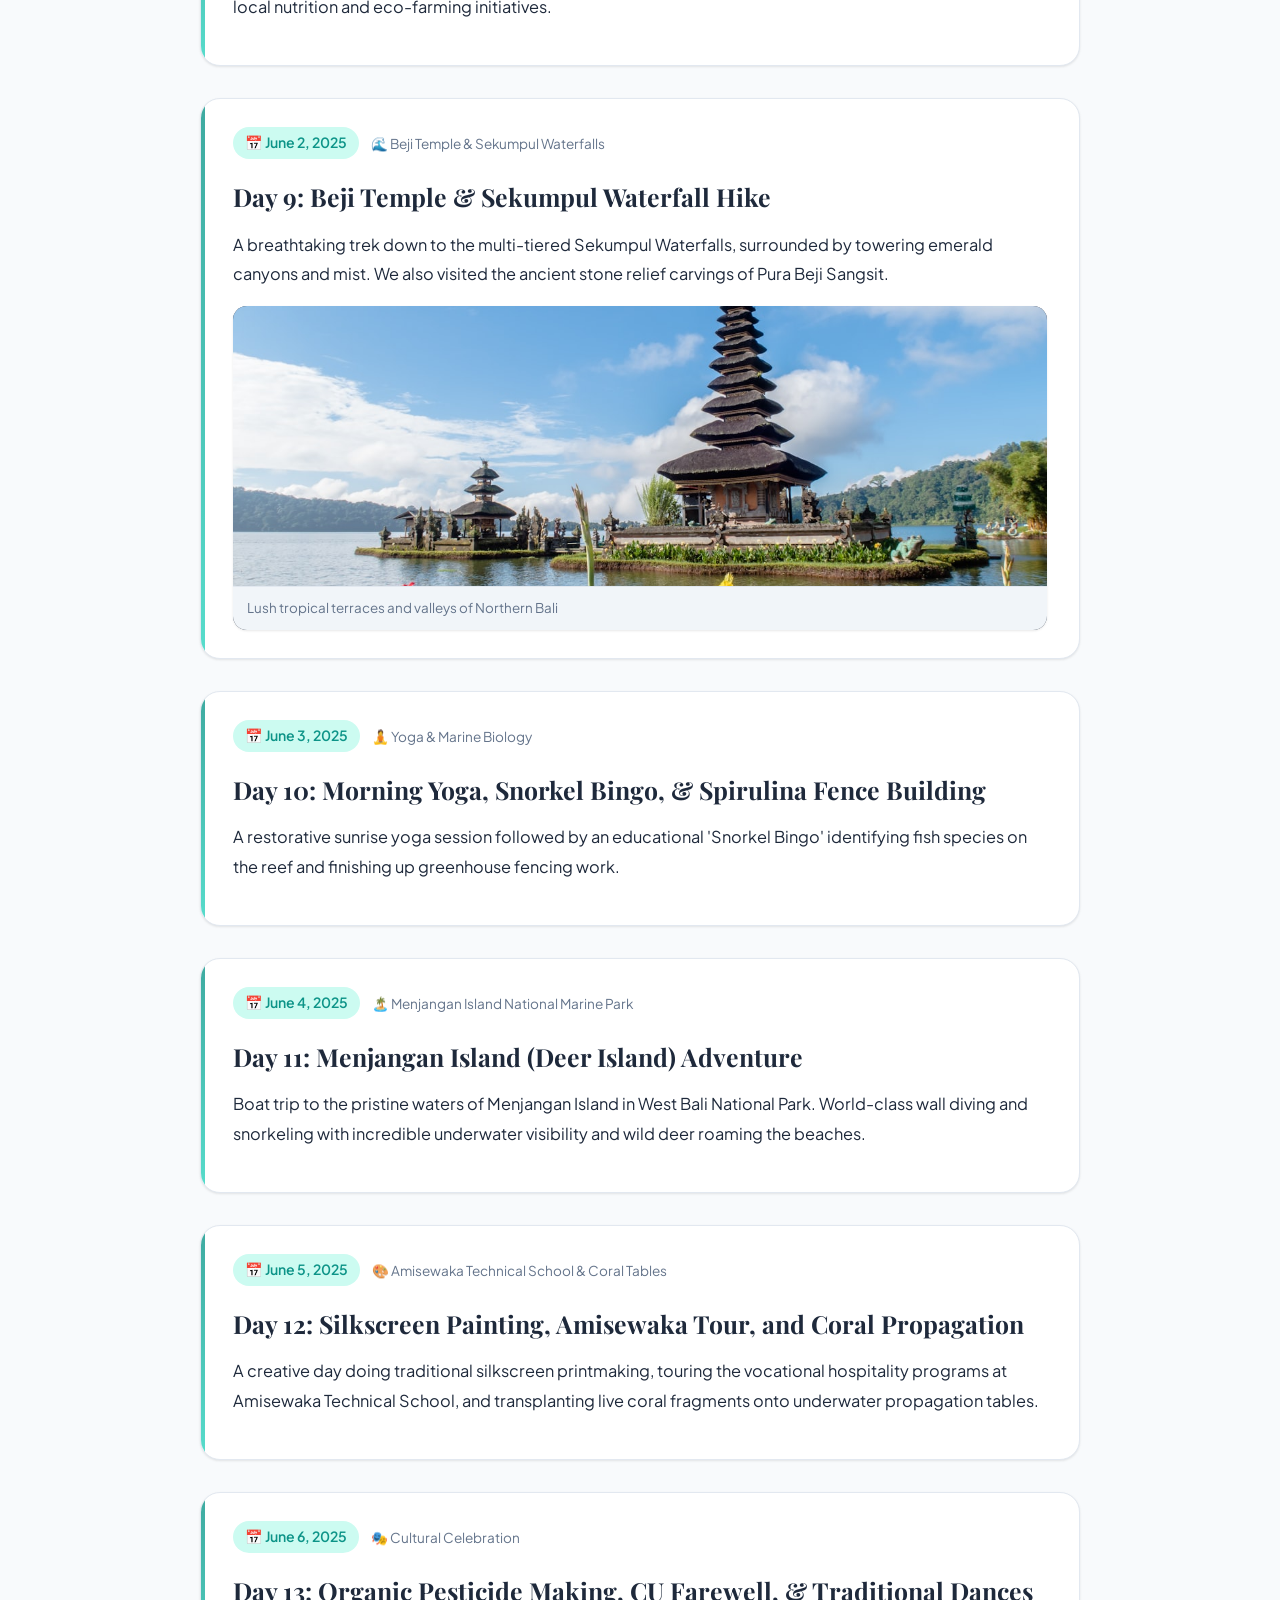
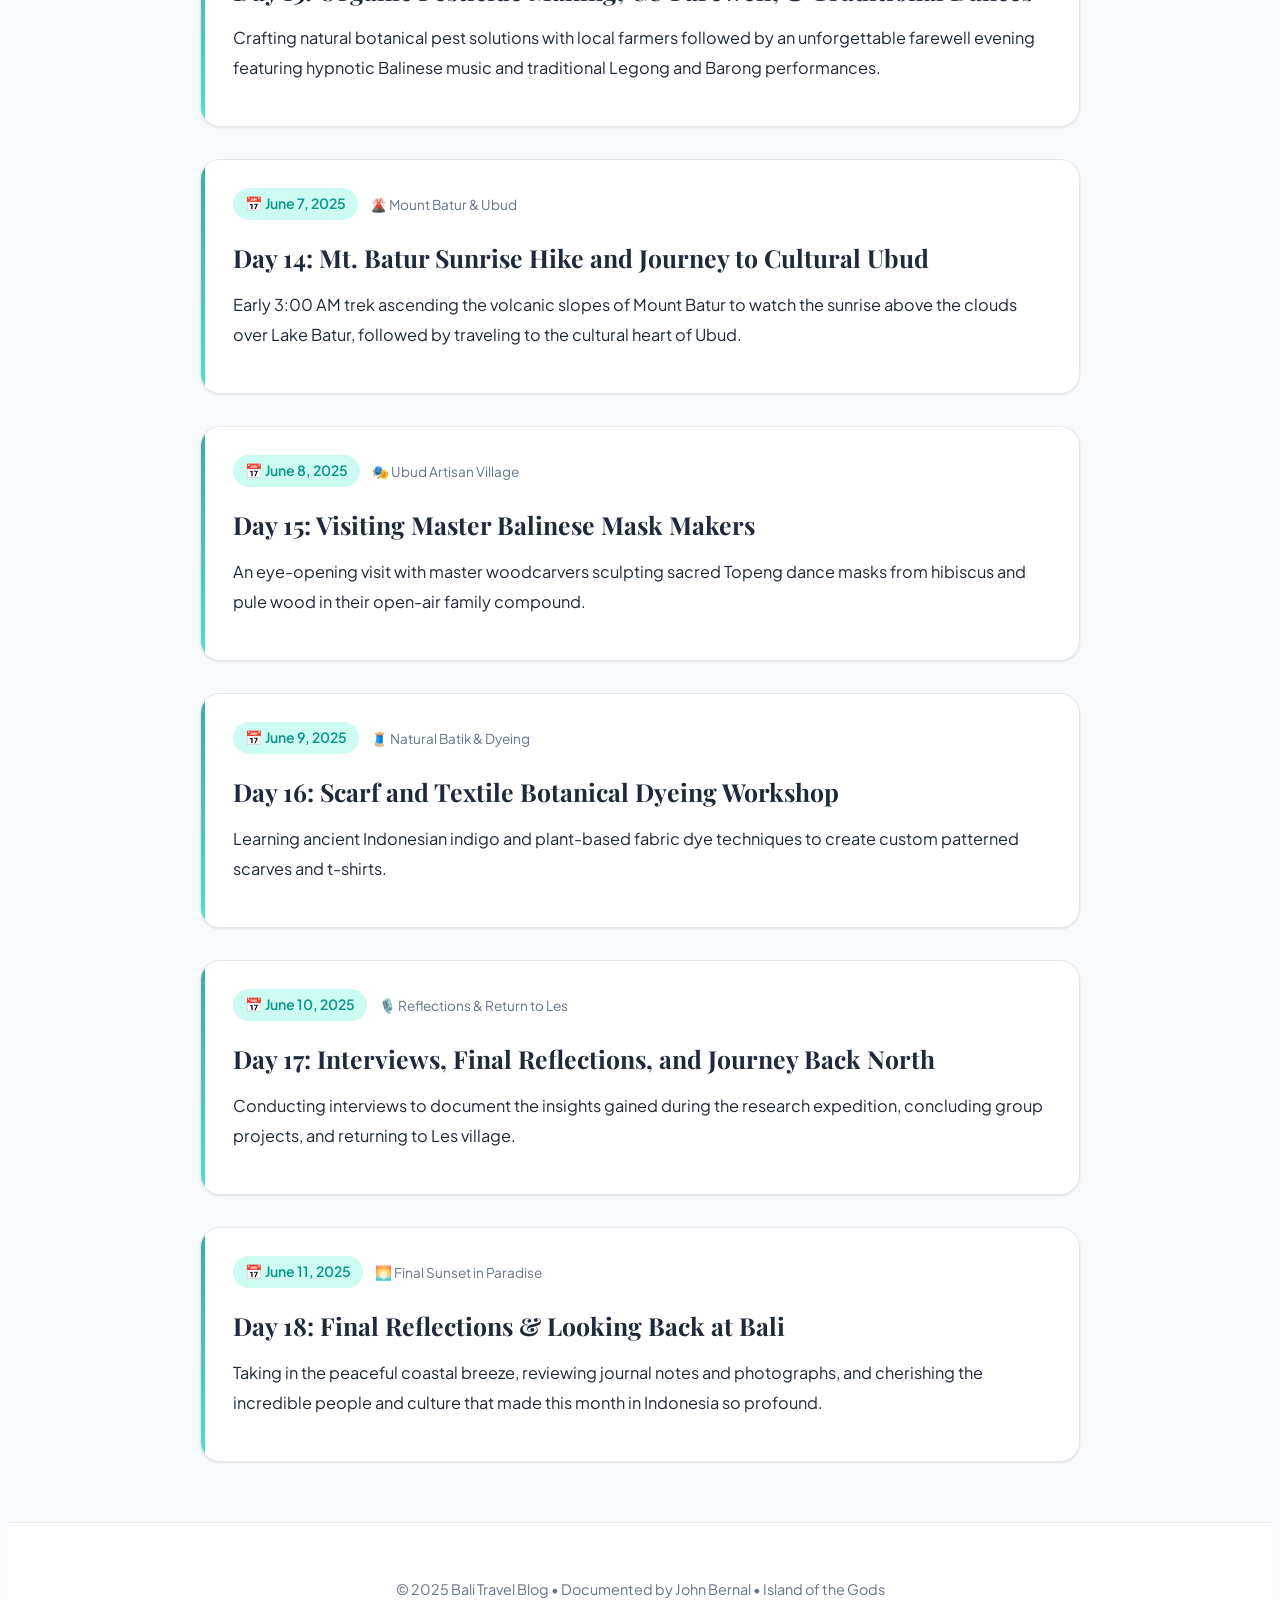
<file: bali site temp.html>
<!DOCTYPE html>
<html lang="en">

<head>
    <meta charset="UTF-8" />
    <meta name="viewport" content="width=device-width, initial-scale=1.0" />
    <title>Bali Travel Blog | Island of the Gods</title>
    <meta name="description" content="Adventures, field notes, and stories from Bali, Indonesia by John Bernal." />
    <link rel="stylesheet" href="baliblog.css">
</head>

<body>

    <!-- Professional Hero Header with Dynamic Scroll Zoom & Blur -->
    <header class="hero-header">
        <div class="hero-bg" aria-hidden="true"></div>
        <div class="hero-content">
            <span class="hero-badge">🌴 INDONESIA EXPEDITION 2025 • TRAVEL FIELD NOTES</span>
            <h1 class="hero-title">Bali Travel <span>Blog</span></h1>
            <p class="hero-subtitle">Adventures, cultural immersions, and unforgettable stories from the Island of the
                Gods</p>

            <div class="hero-meta">
                <span class="meta-pill"><span class="icon">✍️</span> By John Bernal</span>
                <span class="meta-pill"><span class="icon">🗓️</span> May 24 – June 21, 2025</span>
                <span class="meta-pill"><span class="icon">📍</span> Bali, Indonesia</span>
            </div>
        </div>

        <a href="#blog" class="hero-scroll-indicator" aria-label="Scroll to blog posts">
            <span>Scroll Down</span>
            <div class="scroll-mouse">
                <div class="scroll-wheel"></div>
            </div>
        </a>
    </header>

    <!-- Sticky Navigation Menu -->
    <nav class="menu" aria-label="Main menu">
        <button class="menu-button active" data-section="blog">📖 Travel Journal</button>
        <button class="menu-button" data-section="about-me">👤 About Me</button>
        <button class="menu-button" data-section="about-bali">🌺 About Bali</button>
        <button class="menu-button" data-section="more">✨ More</button>
        <button id="theme-button" class="theme-button" type="button" aria-label="Toggle dark mode">🌙 Dark mode</button>
    </nav>

    <!-- Main content container -->
    <div class="container">
        <main>
            <!-- BLOG SECTION -->
            <section id="blog" class="page-section">
                <!-- Blog post 1 (Day 0) -->
                <article class="post-card">
                    <div class="post-header">
                        <div class="post-meta-row">
                            <span class="post-date">📅 May 24, 2025</span>
                            <span class="post-location-tag">✈️ General Santos → Manila → Denpasar</span>
                        </div>
                        <h2 class="post-title">Day 0: Traveling from General Santos City, Philippines to Denpasar, Bali,
                            Indonesia</h2>
                    </div>
                    <div class="post-body">
                        <p>We are packed and ready on our way to General Santos City International Airport (GES). I felt
                            worried about what might happen at immigration and during our stay in Seminyak and Les. But
                            apart from that, we were ecstatic and looking forward to all the adventures waiting for us
                            in Bali. Upon arrival at General Santos City Airport, we took our last photo with our family
                            for the month and headed towards the departure gate.</p>
                        <p>Once we boarded the plane, we flew to Manila International Airport (NAIA Terminal 2). The
                            flight was remarkably smooth. After landing at NAIA, we transferred via shuttle bus to
                            Terminal 1, enjoyed a quick lunch at Jollibee, and proceeded to immigration. The anxiety
                            melted away once cleared, and we boarded our international flight straight into I Gusti
                            Ngurah Rai International Airport in Denpasar, Bali!</p>

                        <div>
                            <a href="https://www.google.com/maps/dir/General+Santos+International+Airport+(GES),+Filipino-American+Friendship+Avenue,+General+Santos+City+(Dadiangas),+South+Cotabato,+Philippines/Manila+International+Airport+(MNL),+Pasay+City,+Metro+Manila,+Philippines/@10.2436817,117.7572543,1707058m/data=!3m2!1e3!4b1!4m14!4m13!1m5!1m1!1s0x32f7a3b3e8357e83:0x45bc9e366ab2fcae!2m2!1d125.0982081!2d6.0611843!1m5!1m1!1s0x3397cec5d2bb4d77:0x8a24fa628a114411!2m2!1d121.016508!2d14.5122739!3e4"
                                target="_blank" class="map-link-btn" rel="noopener noreferrer">🗺️ View GES to MNL on
                                Google Maps</a>
                            <a href="https://www.google.com/maps/dir/Manila+International+Airport,+Pasay+City,+Metro+Manila,+Philippines/I+Gusti+Ngurah+Rai+International+Airport+(DPS),+Tuban,+Badung+Regency,+Bali/@7.3057924,117.7870549,3457512m/data=!3m1!1e3!4m14!4m13!1m5!1m1!1s0x3397cec5d2bb4d77:0x8a24fa628a114411!2m2!1d121.016508!2d14.5122739!1m5!1m1!1s0x2dd2441650216933:0xdf71da6ddd7bcc1f!2m2!1d115.1681655!2d-8.7469933!3e4"
                                target="_blank" class="map-link-btn" rel="noopener noreferrer">🗺️ View MNL to DPS on
                                Google Maps</a>
                        </div>

                        <div class="post-media-grid">
                            <div class="post-image-wrapper">
                                <img src="images/airport.jpg"
                                    alt="Waiting for flight in General Santos City International Airport"
                                    class="post-image">
                                <div class="image-caption">Waiting for our flight at General Santos City Int'l Airport
                                </div>
                            </div>
                            <div class="post-image-wrapper">
                                <img src="images/dps.jpg"
                                    alt="Arrival at I Gusti Ngurah Rai International Airport in Denpasar, Bali"
                                    class="post-image">
                                <div class="image-caption">Touching down in Denpasar at I Gusti Ngurah Rai International
                                    Airport</div>
                            </div>
                        </div>
                    </div>
                </article>

                <!-- Blog post 2 (Day 1) -->
                <article class="post-card">
                    <div class="post-header">
                        <div class="post-meta-row">
                            <span class="post-date">📅 May 25, 2025</span>
                            <span class="post-location-tag">🏖️ Seminyak Beach & La Plancha</span>
                        </div>
                        <h2 class="post-title">Day 1: Resting and Strolling at the Beachside in Seminyak</h2>
                    </div>
                    <div class="post-body">
                        <p>Walking through Sunset Beach in Seminyak during golden hour was pure magic. The coastline was
                            filled with surfers riding the evening swell and travelers enjoying the vibrant atmosphere.
                            We stopped at La Plancha, relaxed on the iconic colorful beanbags, ate dinner (wood-fired
                            pizza, cold beer, and hummus), and watched the sun dip peacefully below the horizon.</p>

                        <a href="https://www.google.com/maps/place/Seminyak,+Bali,+Indonesia/@-8.690958,115.169016,12z"
                            target="_blank" class="map-link-btn" rel="noopener noreferrer">🗺️ View Seminyak on Google
                            Maps</a>

                        <div class="post-media-grid">
                            <div class="post-image-wrapper">
                                <img src="images/seminyak-sunset.jpg"
                                    alt="Golden sunset over Seminyak beach with vibrant sky and waves"
                                    class="post-image">
                                <div class="image-caption">Sunset over Seminyak beach coast</div>
                            </div>
                        </div>
                    </div>
                </article>

                <!-- Blog post 3 (Day 2) -->
                <article class="post-card">
                    <div class="post-header">
                        <div class="post-meta-row">
                            <span class="post-date">📅 May 26, 2025</span>
                            <span class="post-location-tag">🏄 Kuta / Seminyak Waves</span>
                        </div>
                        <h2 class="post-title">Day 2: Surfing Lessons and Trying Indian Cuisine</h2>
                    </div>
                    <div class="post-body">
                        <p>A thrilling morning catching our first waves with local surf instructors along the coast.
                            Balancing on the surfboard against the warm tropical breaks was exhilarating. After working
                            up a huge appetite, we explored local dining spots and savored delicious, aromatic Indian
                            dishes and curries.</p>
                    </div>
                </article>

                <!-- Blog post 4 (Day 3) -->
                <article class="post-card">
                    <div class="post-header">
                        <div class="post-meta-row">
                            <span class="post-date">📅 May 27, 2025</span>
                            <span class="post-location-tag">🐢 Turtle Conservatory → 🚐 Travel to Les Village</span>
                        </div>
                        <h2 class="post-title">Day 3: Last Day in Seminyak, Local Turtle Conservatory, and Travel to Les
                        </h2>
                    </div>
                    <div class="post-body">
                        <p>We packed our bags and bid farewell to vibrant Seminyak. Before heading north, we visited a
                            local marine turtle conservation center to learn about rescue efforts and baby sea turtles.
                            Afterwards, we embarked on a scenic drive through Bali's lush interior hills towards the
                            tranquil coastal village of Les in North Bali.</p>
                    </div>
                </article>

                <!-- Blog post 5 (Day 4) -->
                <article class="post-card">
                    <div class="post-header">
                        <div class="post-meta-row">
                            <span class="post-date">📅 May 28, 2025</span>
                            <span class="post-location-tag">🤝 Les Village & ACS Singapore</span>
                        </div>
                        <h2 class="post-title">Day 4: Resting in Les & Cultural Immersion with ACS Singapore Students
                        </h2>
                    </div>
                    <div class="post-body">
                        <p>After a restful night surrounded by nature in Les, we joined students from Anglo-Chinese
                            School (ACS) Singapore for an enriching cultural immersion day. We shared stories, exchanged
                            insights on student life, and experienced traditional Balinese hospitality in the village.
                        </p>
                    </div>
                </article>

                <!-- Blog post 6 (Day 5) -->
                <article class="post-card">
                    <div class="post-header">
                        <div class="post-meta-row">
                            <span class="post-date">📅 May 29, 2025</span>
                            <span class="post-location-tag">🤿 Les Reef</span>
                        </div>
                        <h2 class="post-title">Day 5: Snorkeling the Living Reefs of Les Village</h2>
                    </div>
                    <div class="post-body">
                        <p>Exploring the restored coral reefs in Les. The crystal clear waters revealed colorful
                            clownfish, sea anemones, and thriving marine conservation projects run by the local
                            community.</p>
                    </div>
                </article>

                <!-- Blog post 7 (Day 6) -->
                <article class="post-card">
                    <div class="post-header">
                        <div class="post-meta-row">
                            <span class="post-date">📅 May 30, 2025</span>
                            <span class="post-location-tag">🎓 Carroll University Arrival</span>
                        </div>
                        <h2 class="post-title">Day 6: Arrival of Carroll University & Afternoon Snorkeling</h2>
                    </div>
                    <div class="post-body">
                        <p>Welcoming the student and faculty group from Carroll University to Les! We oriented them
                            around the grounds and celebrated their arrival with an afternoon snorkel session along the
                            coastline.</p>
                    </div>
                </article>

                <!-- Blog post 8 (Day 7) -->
                <article class="post-card">
                    <div class="post-header">
                        <div class="post-meta-row">
                            <span class="post-date">📅 May 31, 2025</span>
                            <span class="post-location-tag">🛕 Puseh Temple & Yeh Mampeh Waterfall</span>
                        </div>
                        <h2 class="post-title">Day 7: Puseh Temple & Waterfall Expedition with Language Exchange</h2>
                    </div>
                    <div class="post-body">
                        <p>We journeyed to the historic Puseh Temple, honoring local customs with traditional sarongs,
                            followed by a hike to the majestic Yeh Mampeh waterfall in Les. In the afternoon, we held an
                            engaging language exchange session with local youth.</p>

                        <div class="post-media-grid">
                            <div class="post-image-wrapper">
                                <img src="images/bali-temple.jpg" alt="Traditional Balinese Temple architecture"
                                    class="post-image">
                                <div class="image-caption">Balinese Temple stone carving and sacred architecture</div>
                            </div>
                        </div>
                    </div>
                </article>

                <!-- Blog post 9 (Day 8) -->
                <article class="post-card">
                    <div class="post-header">
                        <div class="post-meta-row">
                            <span class="post-date">📅 June 1, 2025</span>
                            <span class="post-location-tag">🌱 Sustainable Farming</span>
                        </div>
                        <h2 class="post-title">Day 8: Family Day and Spirulina Greenhouse Construction</h2>
                    </div>
                    <div class="post-body">
                        <p>Hands-on sustainability work building the framework for a community spirulina greenhouse to
                            support local nutrition and eco-farming initiatives.</p>
                    </div>
                </article>

                <!-- Blog post 10 (Day 9) -->
                <article class="post-card">
                    <div class="post-header">
                        <div class="post-meta-row">
                            <span class="post-date">📅 June 2, 2025</span>
                            <span class="post-location-tag">🌊 Beji Temple & Sekumpul Waterfalls</span>
                        </div>
                        <h2 class="post-title">Day 9: Beji Temple & Sekumpul Waterfall Hike</h2>
                    </div>
                    <div class="post-body">
                        <p>A breathtaking trek down to the multi-tiered Sekumpul Waterfalls, surrounded by towering
                            emerald canyons and mist. We also visited the ancient stone relief carvings of Pura Beji
                            Sangsit.</p>

                        <div class="post-media-grid">
                            <div class="post-image-wrapper">
                                <img src="images/bali-rice-terrace.jpg" alt="Lush green Balinese rice terraces"
                                    class="post-image">
                                <div class="image-caption">Lush tropical terraces and valleys of Northern Bali</div>
                            </div>
                        </div>
                    </div>
                </article>

                <!-- Blog post 11 (Day 10) -->
                <article class="post-card">
                    <div class="post-header">
                        <div class="post-meta-row">
                            <span class="post-date">📅 June 3, 2025</span>
                            <span class="post-location-tag">🧘 Yoga & Marine Biology</span>
                        </div>
                        <h2 class="post-title">Day 10: Morning Yoga, Snorkel Bingo, & Spirulina Fence Building</h2>
                    </div>
                    <div class="post-body">
                        <p>A restorative sunrise yoga session followed by an educational 'Snorkel Bingo' identifying
                            fish species on the reef and finishing up greenhouse fencing work.</p>
                    </div>
                </article>

                <!-- Blog post 12 (Day 11) -->
                <article class="post-card">
                    <div class="post-header">
                        <div class="post-meta-row">
                            <span class="post-date">📅 June 4, 2025</span>
                            <span class="post-location-tag">🏝️ Menjangan Island National Marine Park</span>
                        </div>
                        <h2 class="post-title">Day 11: Menjangan Island (Deer Island) Adventure</h2>
                    </div>
                    <div class="post-body">
                        <p>Boat trip to the pristine waters of Menjangan Island in West Bali National Park. World-class
                            wall diving and snorkeling with incredible underwater visibility and wild deer roaming the
                            beaches.</p>
                    </div>
                </article>

                <!-- Blog post 13 (Day 12) -->
                <article class="post-card">
                    <div class="post-header">
                        <div class="post-meta-row">
                            <span class="post-date">📅 June 5, 2025</span>
                            <span class="post-location-tag">🎨 Amisewaka Technical School & Coral Tables</span>
                        </div>
                        <h2 class="post-title">Day 12: Silkscreen Painting, Amisewaka Tour, and Coral Propagation</h2>
                    </div>
                    <div class="post-body">
                        <p>A creative day doing traditional silkscreen printmaking, touring the vocational hospitality
                            programs at Amisewaka Technical School, and transplanting live coral fragments onto
                            underwater propagation tables.</p>
                    </div>
                </article>

                <!-- Blog post 14 (Day 13) -->
                <article class="post-card">
                    <div class="post-header">
                        <div class="post-meta-row">
                            <span class="post-date">📅 June 6, 2025</span>
                            <span class="post-location-tag">🎭 Cultural Celebration</span>
                        </div>
                        <h2 class="post-title">Day 13: Organic Pesticide Making, CU Farewell, & Traditional Dances</h2>
                    </div>
                    <div class="post-body">
                        <p>Crafting natural botanical pest solutions with local farmers followed by an unforgettable
                            farewell evening featuring hypnotic Balinese music and traditional Legong and Barong
                            performances.</p>
                    </div>
                </article>

                <!-- Blog post 15 (Day 14) -->
                <article class="post-card">
                    <div class="post-header">
                        <div class="post-meta-row">
                            <span class="post-date">📅 June 7, 2025</span>
                            <span class="post-location-tag">🌋 Mount Batur & Ubud</span>
                        </div>
                        <h2 class="post-title">Day 14: Mt. Batur Sunrise Hike and Journey to Cultural Ubud</h2>
                    </div>
                    <div class="post-body">
                        <p>Early 3:00 AM trek ascending the volcanic slopes of Mount Batur to watch the sunrise above
                            the clouds over Lake Batur, followed by traveling to the cultural heart of Ubud.</p>
                    </div>
                </article>

                <!-- Blog post 16 (Day 15) -->
                <article class="post-card">
                    <div class="post-header">
                        <div class="post-meta-row">
                            <span class="post-date">📅 June 8, 2025</span>
                            <span class="post-location-tag">🎭 Ubud Artisan Village</span>
                        </div>
                        <h2 class="post-title">Day 15: Visiting Master Balinese Mask Makers</h2>
                    </div>
                    <div class="post-body">
                        <p>An eye-opening visit with master woodcarvers sculpting sacred Topeng dance masks from
                            hibiscus and pule wood in their open-air family compound.</p>
                    </div>
                </article>

                <!-- Blog post 17 (Day 16) -->
                <article class="post-card">
                    <div class="post-header">
                        <div class="post-meta-row">
                            <span class="post-date">📅 June 9, 2025</span>
                            <span class="post-location-tag">🧵 Natural Batik & Dyeing</span>
                        </div>
                        <h2 class="post-title">Day 16: Scarf and Textile Botanical Dyeing Workshop</h2>
                    </div>
                    <div class="post-body">
                        <p>Learning ancient Indonesian indigo and plant-based fabric dye techniques to create custom
                            patterned scarves and t-shirts.</p>
                    </div>
                </article>

                <!-- Blog post 18 (Day 17) -->
                <article class="post-card">
                    <div class="post-header">
                        <div class="post-meta-row">
                            <span class="post-date">📅 June 10, 2025</span>
                            <span class="post-location-tag">🎙️ Reflections & Return to Les</span>
                        </div>
                        <h2 class="post-title">Day 17: Interviews, Final Reflections, and Journey Back North</h2>
                    </div>
                    <div class="post-body">
                        <p>Conducting interviews to document the insights gained during the research expedition,
                            concluding group projects, and returning to Les village.</p>
                    </div>
                </article>

                <!-- Blog post 19 (Day 18) -->
                <article class="post-card">
                    <div class="post-header">
                        <div class="post-meta-row">
                            <span class="post-date">📅 June 11, 2025</span>
                            <span class="post-location-tag">🌅 Final Sunset in Paradise</span>
                        </div>
                        <h2 class="post-title">Day 18: Final Reflections & Looking Back at Bali</h2>
                    </div>
                    <div class="post-body">
                        <p>Taking in the peaceful coastal breeze, reviewing journal notes and photographs, and
                            cherishing the incredible people and culture that made this month in Indonesia so profound.
                        </p>
                    </div>
                </article>

            </section>

            <!-- ABOUT ME SECTION -->
            <section id="about-me" class="page-section hidden">
                <div class="info-card">
                    <div class="section-header">
                        <h2>About the Author</h2>
                        <p>Student, Explorer, & Technology Enthusiast</p>
                    </div>
                    <p>Hello! I am <strong>John Bernal</strong>, a 4th-year student taking a Bachelor of Science in
                        Computer Applications, with a specialization in the Internet of Things (IoT).</p>
                    <p>This travel journal chronicles my month-long expedition across Bali, Indonesia in 2025 —
                        exploring everything from the bustling surf coasts of Seminyak to cultural immersion and marine
                        reef restoration projects in Les Village, North Bali.</p>
                    <p>When I'm not writing code or building IoT hardware, I love documenting travels, photographing
                        landscapes, and learning about diverse cultures around the world.</p>
                </div>
            </section>

            <!-- ABOUT BALI SECTION -->
            <section id="about-bali" class="page-section hidden">
                <div class="info-card">
                    <div class="section-header">
                        <h2>About Bali, Indonesia</h2>
                        <p>The Island of the Gods</p>
                    </div>
                    <p>Bali is a world-renowned Indonesian island celebrated for its dramatic volcanic mountains, iconic
                        rice paddies, vibrant coral reefs, and deeply rooted spiritual heritage.</p>

                    <div class="bali-highlights-grid">
                        <div class="highlight-item">
                            <img src="images/seminyak-sunset.jpg" alt="Bali Coast and Beaches" class="highlight-img">
                            <div class="highlight-text">
                                <h3>Beaches & Surf</h3>
                                <p>From legendary surf breaks in Uluwatu and Seminyak to tranquil black sand shores in
                                    North Bali.</p>
                            </div>
                        </div>
                        <div class="highlight-item">
                            <img src="images/bali-temple.jpg" alt="Ancient Balinese Temple" class="highlight-img">
                            <div class="highlight-text">
                                <h3>Ancient Temples</h3>
                                <p>Over 20,000 sacred shrines and temples, including cliffside Uluwatu and lakeside Ulun
                                    Danu Bratan.</p>
                            </div>
                        </div>
                        <div class="highlight-item">
                            <img src="images/bali-rice-terrace.jpg" alt="Tegallalang Rice Terraces"
                                class="highlight-img">
                            <div class="highlight-text">
                                <h3>Subak Irrigation</h3>
                                <p>UNESCO-recognized ancient water management and emerald green terrace systems across
                                    the island.</p>
                            </div>
                        </div>
                    </div>
                </div>
            </section>

            <!-- MORE SECTION -->
            <section id="more" class="page-section hidden">
                <div class="info-card">
                    <div class="section-header">
                        <h2>More Adventures & Resources</h2>
                        <p>Upcoming travel logs and media</p>
                    </div>
                    <p>Stay tuned for high-resolution photo galleries, travel guides, equipment packing lists, and
                        detailed breakdown articles on IoT applications in environmental conservation.</p>
                </div>
            </section>

        </main>
    </div>

    <!-- Footer -->
    <footer>
        <p>© 2025 Bali Travel Blog • Documented by John Bernal • Island of the Gods</p>
    </footer>

    <!-- Interactive Parallax & Tab Logic -->
    <script src="script.js"></script>
</body>

</html>
</file>
<file: baliblog.css>
@import url('https://fonts.googleapis.com/css2?family=Playfair+Display:ital,wght@0,400..900;1,400..900&family=Plus+Jakarta+Sans:ital,wght@0,300..800;1,300..800&display=swap');

:root {
  --primary: #0d9488;
  --primary-dark: #0f766e;
  --primary-light: #ccfbf1;
  --accent-gold: #f59e0b;
  --accent-amber: #d97706;

  --bg-page: #f8fafc;
  --bg-card: #ffffff;
  --bg-card-subtle: #f1f5f9;
  --text-main: #1e293b;
  --text-muted: #64748b;
  --border-color: #e2e8f0;

  --nav-bg: rgba(255, 255, 255, 0.85);
  --nav-border: rgba(226, 232, 240, 0.8);
  --nav-text: #0f766e;

  --shadow-sm: 0 1px 3px rgba(0, 0, 0, 0.06), 0 1px 2px rgba(0, 0, 0, 0.04);
  --shadow-md: 0 4px 14px -2px rgba(15, 23, 42, 0.08), 0 2px 6px -1px rgba(15, 23, 42, 0.04);
  --shadow-lg: 0 12px 30px -4px rgba(15, 23, 42, 0.12), 0 4px 12px -2px rgba(15, 23, 42, 0.06);
  --shadow-glow: 0 0 25px rgba(13, 148, 136, 0.25);

  --radius-sm: 8px;
  --radius-md: 14px;
  --radius-lg: 20px;
  --radius-full: 9999px;

  --font-heading: 'Playfair Display', Georgia, serif;
  --font-body: 'Plus Jakarta Sans', system-ui, -apple-system, sans-serif;
}

body.dark-mode {
  --bg-page: #0b1120;
  --bg-card: #131d31;
  --bg-card-subtle: #1e293b;
  --text-main: #f1f5f9;
  --text-muted: #94a3b8;
  --border-color: #1e293b;

  --nav-bg: rgba(15, 23, 42, 0.88);
  --nav-border: rgba(51, 65, 85, 0.7);
  --nav-text: #5eead4;

  --shadow-sm: 0 1px 3px rgba(0, 0, 0, 0.3);
  --shadow-md: 0 6px 18px rgba(0, 0, 0, 0.4);
  --shadow-lg: 0 16px 36px rgba(0, 0, 0, 0.5);
  --shadow-glow: 0 0 25px rgba(94, 234, 212, 0.2);
}

header {
  background: #e22727;
  color: #fff;
  padding: 20px 0;
  text-align: center;
}
}

* {
  box-sizing: border-box;
  margin: 0;
  padding: 0;
}

html {
  scroll-behavior: smooth;
}

body {
  font-family: var(--font-body);
  background: var(--bg-page);
  color: var(--text-main);
  line-height: 1.7;
  transition: background-color 0.4s ease, color 0.4s ease;
  overflow-x: hidden;
}

/* ==========================================================================
   HERO HEADER WITH SCROLL ZOOM & BLUR
   ========================================================================== */

.hero-header {
  position: relative;
  height: 80vh;
  min-height: 560px;
  max-height: 760px;
  display: flex;
  align-items: center;
  justify-content: center;
  overflow: hidden;
  color: #ffffff;
  text-align: center;
  background-color: #0f172a;
}

.hero-bg {
  position: absolute;
  top: -20px;
  left: -20px;
  right: -20px;
  bottom: -20px;
  background-image:
    linear-gradient(180deg,
      rgba(15, 23, 42, 0.35) 0%,
      rgba(15, 23, 42, 0.6) 55%,
      rgba(15, 23, 42, 0.92) 100%),
    url('images/bali-hero.jpg');
  background-size: cover;
  background-position: center 40%;
  background-repeat: no-repeat;
  will-change: transform, filter;
  transform-origin: center center;
  transform: scale(1);
  filter: blur(0px);
  z-index: 1;
}

/* Hero Content Layer */
.hero-content {
  position: relative;
  z-index: 2;
  max-width: 900px;
  padding: 0 24px;
  margin: 0 auto;
  will-change: transform, opacity;
  display: flex;
  flex-direction: column;
  align-items: center;
  animation: heroFadeIn 1.2s cubic-bezier(0.16, 1, 0.3, 1) forwards;
}

@keyframes heroFadeIn {
  from {
    opacity: 0;
    transform: translateY(30px);
  }

  to {
    opacity: 1;
    transform: translateY(0);
  }
}

.hero-badge {
  display: inline-flex;
  align-items: center;
  gap: 8px;
  background: rgba(255, 255, 255, 0.15);
  backdrop-filter: blur(12px);
  -webkit-backdrop-filter: blur(12px);
  border: 1px solid rgba(255, 255, 255, 0.25);
  color: #fef08a;
  font-size: 0.8rem;
  font-weight: 700;
  letter-spacing: 0.12em;
  text-transform: uppercase;
  padding: 6px 18px;
  border-radius: var(--radius-full);
  margin-bottom: 18px;
  box-shadow: 0 4px 15px rgba(0, 0, 0, 0.2);
}

.hero-title {
  font-family: var(--font-heading);
  font-size: clamp(2.8rem, 6vw, 4.8rem);
  font-weight: 800;
  line-height: 1.1;
  letter-spacing: -0.02em;
  margin-bottom: 16px;
  color: #ffffff;
  text-shadow: 0 4px 24px rgba(0, 0, 0, 0.6);
}

.hero-title span {
  background: linear-gradient(135deg, #ffffff 40%, #5eead4 100%);
  -webkit-background-clip: text;
  -webkit-text-fill-color: transparent;
}

.hero-subtitle {
  font-size: clamp(1.05rem, 2.2vw, 1.35rem);
  font-weight: 300;
  color: #f1f5f9;
  max-width: 680px;
  margin-bottom: 28px;
  text-shadow: 0 2px 12px rgba(0, 0, 0, 0.5);
  line-height: 1.5;
}

/* Metadata Bar in Hero */
.hero-meta {
  display: flex;
  flex-wrap: wrap;
  justify-content: center;
  gap: 12px;
  margin-bottom: 32px;
}

.meta-pill {
  display: inline-flex;
  align-items: center;
  gap: 6px;
  background: rgba(15, 23, 42, 0.5);
  backdrop-filter: blur(10px);
  -webkit-backdrop-filter: blur(10px);
  border: 1px solid rgba(255, 255, 255, 0.18);
  padding: 6px 16px;
  border-radius: var(--radius-full);
  font-size: 0.88rem;
  color: #e2e8f0;
  font-weight: 500;
}

.meta-pill .icon {
  font-size: 1rem;
}

/* Scroll Down Prompt */
.hero-scroll-indicator {
  position: absolute;
  bottom: 24px;
  left: 50%;
  transform: translateX(-50%);
  z-index: 3;
  display: flex;
  flex-direction: column;
  align-items: center;
  gap: 6px;
  color: rgba(255, 255, 255, 0.75);
  text-decoration: none;
  font-size: 0.75rem;
  font-weight: 600;
  letter-spacing: 0.08em;
  text-transform: uppercase;
  transition: color 0.3s, opacity 0.3s;
}

.hero-scroll-indicator:hover {
  color: #ffffff;
}

.scroll-mouse {
  width: 20px;
  height: 32px;
  border: 2px solid rgba(255, 255, 255, 0.6);
  border-radius: 12px;
  position: relative;
}

.scroll-wheel {
  width: 4px;
  height: 6px;
  background: #ffffff;
  border-radius: 2px;
  position: absolute;
  top: 5px;
  left: 50%;
  transform: translateX(-50%);
  animation: mouseScroll 1.8s infinite;
}

@keyframes mouseScroll {
  0% {
    opacity: 1;
    transform: translate(-50%, 0);
  }

  100% {
    opacity: 0;
    transform: translate(-50%, 14px);
  }
}

/* ==========================================================================
   STICKY NAVIGATION MENU
   ========================================================================== */

.menu {
  position: sticky;
  top: 0;
  z-index: 50;
  display: flex;
  justify-content: center;
  align-items: center;
  gap: 10px;
  flex-wrap: wrap;
  padding: 12px 20px;
  background: var(--nav-bg);
  backdrop-filter: blur(16px);
  -webkit-backdrop-filter: blur(16px);
  border-bottom: 1px solid var(--nav-border);
  box-shadow: var(--shadow-sm);
  transition: background 0.3s, border-color 0.3s, box-shadow 0.3s;
}

.menu.is-scrolled {
  box-shadow: var(--shadow-md);
}

.menu-button,
.theme-button {
  display: inline-flex;
  align-items: center;
  gap: 6px;
  border: 1px solid transparent;
  border-radius: var(--radius-full);
  padding: 8px 18px;
  background: transparent;
  color: var(--text-main);
  cursor: pointer;
  font-family: var(--font-body);
  font-size: 0.92rem;
  font-weight: 600;
  transition: all 0.25s cubic-bezier(0.16, 1, 0.3, 1);
}

.menu-button:hover {
  background: var(--bg-card-subtle);
  color: var(--primary);
  transform: translateY(-1px);
}

.menu-button.active {
  background: var(--primary);
  color: #ffffff;
  box-shadow: 0 4px 12px rgba(13, 148, 136, 0.35);
}

.theme-button {
  margin-left: 8px;
  background: var(--bg-card-subtle);
  border-color: var(--border-color);
  color: var(--text-main);
}

.theme-button:hover {
  background: var(--primary-light);
  color: var(--primary-dark);
  border-color: var(--primary);
}

body.dark-mode .theme-button:hover {
  background: rgba(94, 234, 212, 0.15);
  color: #5eead4;
  border-color: #5eead4;
}

/* ==========================================================================
   MAIN CONTENT & CARDS
   ========================================================================== */

.container {
  max-width: 880px;
  margin: 40px auto 60px;
  padding: 0 20px;
}

.section-header {
  text-align: center;
  margin-bottom: 36px;
}

.section-header h2 {
  font-family: var(--font-heading);
  font-size: 2.2rem;
  color: var(--primary);
  margin-bottom: 8px;
}

body.dark-mode .section-header h2 {
  color: #5eead4;
}

.section-header p {
  color: var(--text-muted);
  font-size: 1.05rem;
}

/* Blog Article Cards */
article.post-card {
  background: var(--bg-card);
  border: 1px solid var(--border-color);
  border-radius: var(--radius-lg);
  padding: 28px 32px;
  margin-bottom: 32px;
  box-shadow: var(--shadow-sm);
  transition: transform 0.3s ease, box-shadow 0.3s ease, border-color 0.3s ease;
  position: relative;
  overflow: hidden;
}

article.post-card:hover {
  transform: translateY(-3px);
  box-shadow: var(--shadow-md);
  border-color: rgba(13, 148, 136, 0.3);
}

article.post-card::before {
  content: '';
  position: absolute;
  top: 0;
  left: 0;
  width: 4px;
  height: 100%;
  background: linear-gradient(180deg, var(--primary) 0%, #2dd4bf 100%);
  opacity: 0.8;
}

.post-header {
  margin-bottom: 16px;
}

.post-title {
  font-family: var(--font-heading);
  font-size: 1.55rem;
  font-weight: 700;
  color: var(--text-main);
  line-height: 1.35;
  margin-bottom: 8px;
}

body.dark-mode .post-title {
  color: #f8fafc;
}

.post-meta-row {
  display: flex;
  align-items: center;
  flex-wrap: wrap;
  gap: 12px;
  margin-bottom: 16px;
}

.post-date {
  display: inline-flex;
  align-items: center;
  gap: 5px;
  font-size: 0.88rem;
  font-weight: 600;
  color: var(--primary);
  background: var(--primary-light);
  padding: 4px 12px;
  border-radius: var(--radius-full);
}

body.dark-mode .post-date {
  background: rgba(13, 148, 136, 0.2);
  color: #5eead4;
}

.post-location-tag {
  font-size: 0.85rem;
  color: var(--text-muted);
}

.post-body p {
  font-size: 1.02rem;
  color: var(--text-main);
  line-height: 1.8;
  margin-bottom: 16px;
}

.map-link-btn {
  display: inline-flex;
  align-items: center;
  gap: 8px;
  font-size: 0.88rem;
  font-weight: 600;
  color: var(--primary);
  text-decoration: none;
  background: var(--bg-card-subtle);
  border: 1px solid var(--border-color);
  padding: 8px 14px;
  border-radius: var(--radius-sm);
  margin-top: 6px;
  margin-bottom: 14px;
  margin-right: 8px;
  transition: all 0.2s ease;
}

.map-link-btn:hover {
  background: var(--primary);
  color: #ffffff;
  border-color: var(--primary);
  transform: translateY(-1px);
}

/* Post Images Gallery */
.post-media-grid {
  display: grid;
  grid-template-columns: repeat(auto-fit, minmax(280px, 1fr));
  gap: 18px;
  margin-top: 18px;
}

.post-image-wrapper {
  position: relative;
  border-radius: var(--radius-md);
  overflow: hidden;
  box-shadow: var(--shadow-sm);
  background: #1e293b;
}

.post-image {
  width: 100%;
  height: 280px;
  object-fit: cover;
  display: block;
  transition: transform 0.4s ease, filter 0.4s ease;
}

.post-image-wrapper:hover .post-image {
  transform: scale(1.04);
}

.image-caption {
  padding: 10px 14px;
  font-size: 0.84rem;
  color: var(--text-muted);
  background: var(--bg-card-subtle);
  border-top: 1px solid var(--border-color);
}

/* Info Cards for About sections */
.info-card {
  background: var(--bg-card);
  border: 1px solid var(--border-color);
  border-radius: var(--radius-lg);
  padding: 36px;
  box-shadow: var(--shadow-sm);
}

.info-card h2 {
  font-family: var(--font-heading);
  font-size: 1.8rem;
  color: var(--primary);
  margin-bottom: 16px;
}

body.dark-mode .info-card h2 {
  color: #5eead4;
}

.info-card p {
  font-size: 1.05rem;
  line-height: 1.8;
  margin-bottom: 16px;
}

/* Highlight Grid for About Bali */
.bali-highlights-grid {
  display: grid;
  grid-template-columns: repeat(auto-fit, minmax(240px, 1fr));
  gap: 20px;
  margin-top: 24px;
}

.highlight-item {
  background: var(--bg-card-subtle);
  border-radius: var(--radius-md);
  overflow: hidden;
  border: 1px solid var(--border-color);
}

.highlight-img {
  width: 100%;
  height: 160px;
  object-fit: cover;
}

.highlight-text {
  padding: 16px;
}

.highlight-text h3 {
  font-family: var(--font-heading);
  font-size: 1.15rem;
  margin-bottom: 6px;
  color: var(--text-main);
}

.highlight-text p {
  font-size: 0.9rem;
  color: var(--text-muted);
  margin-bottom: 0;
}

/* Footer */
footer {
  text-align: center;
  padding: 40px 20px;
  color: var(--text-muted);
  font-size: 0.9rem;
  border-top: 1px solid var(--border-color);
  background: var(--bg-card);
  margin-top: 60px;
}

/* Utility */
.hidden {
  display: none !important;
}

/* Responsive adjustments */
@media (max-width: 768px) {
  .hero-header {
    height: 70vh;
    min-height: 480px;
  }

  .hero-title {
    font-size: 2.5rem;
  }

  .hero-meta {
    gap: 8px;
  }

  .meta-pill {
    font-size: 0.8rem;
    padding: 5px 12px;
  }

  article.post-card {
    padding: 20px;
    border-radius: var(--radius-md);
  }

  .post-title {
    font-size: 1.3rem;
  }

  .post-image {
    height: 220px;
  }
}
</file>
